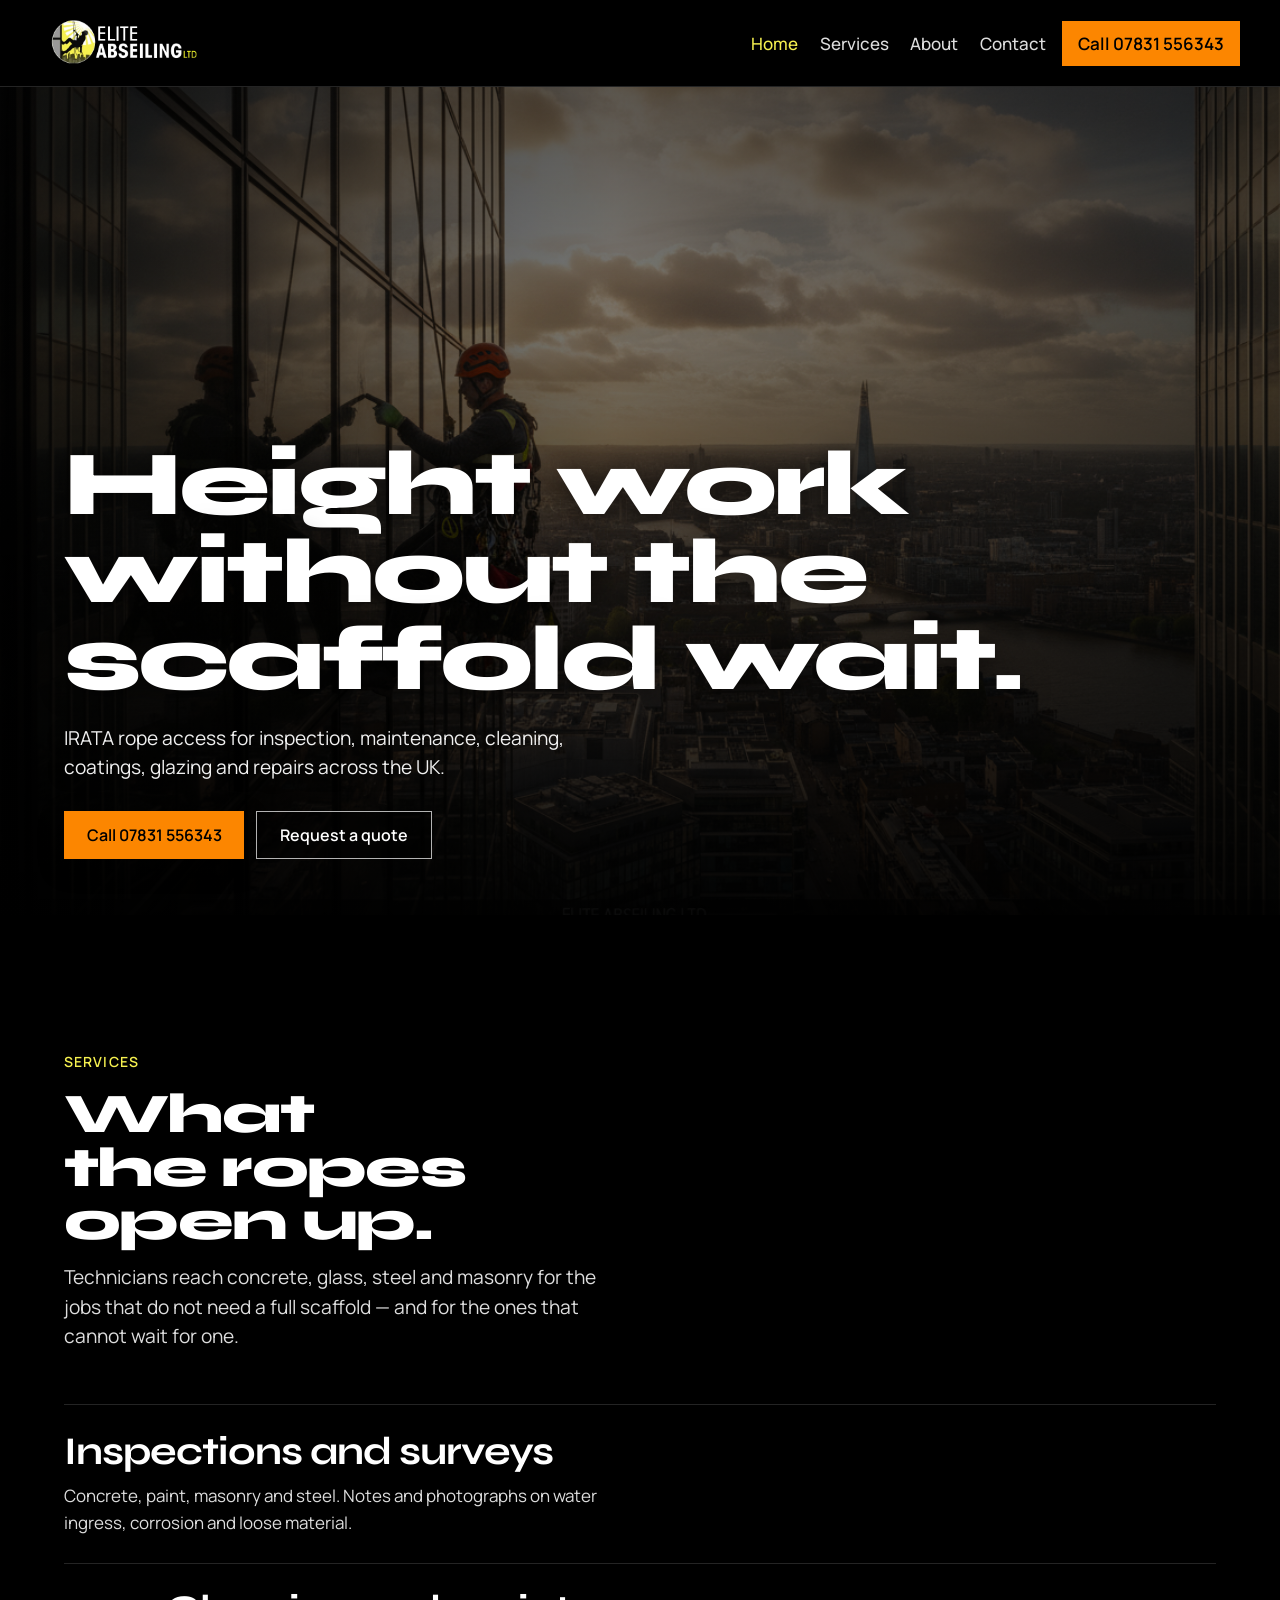
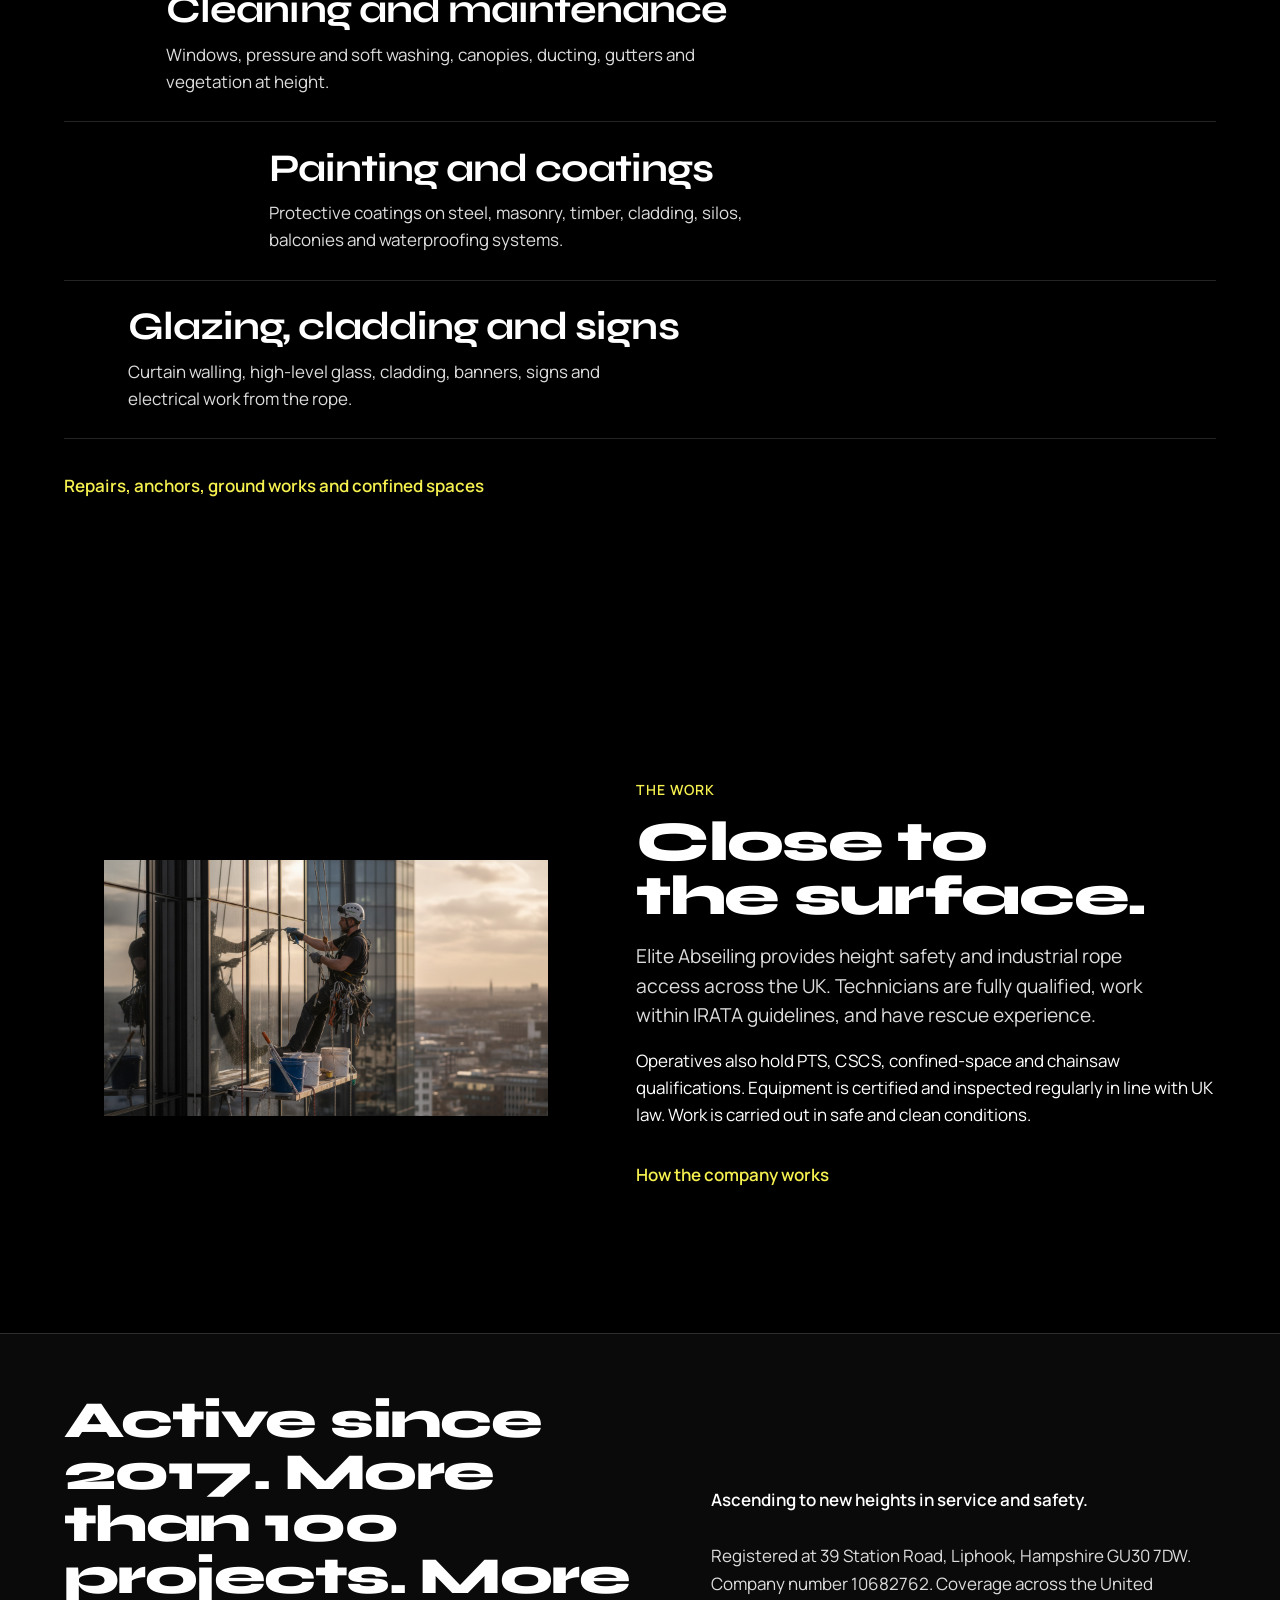
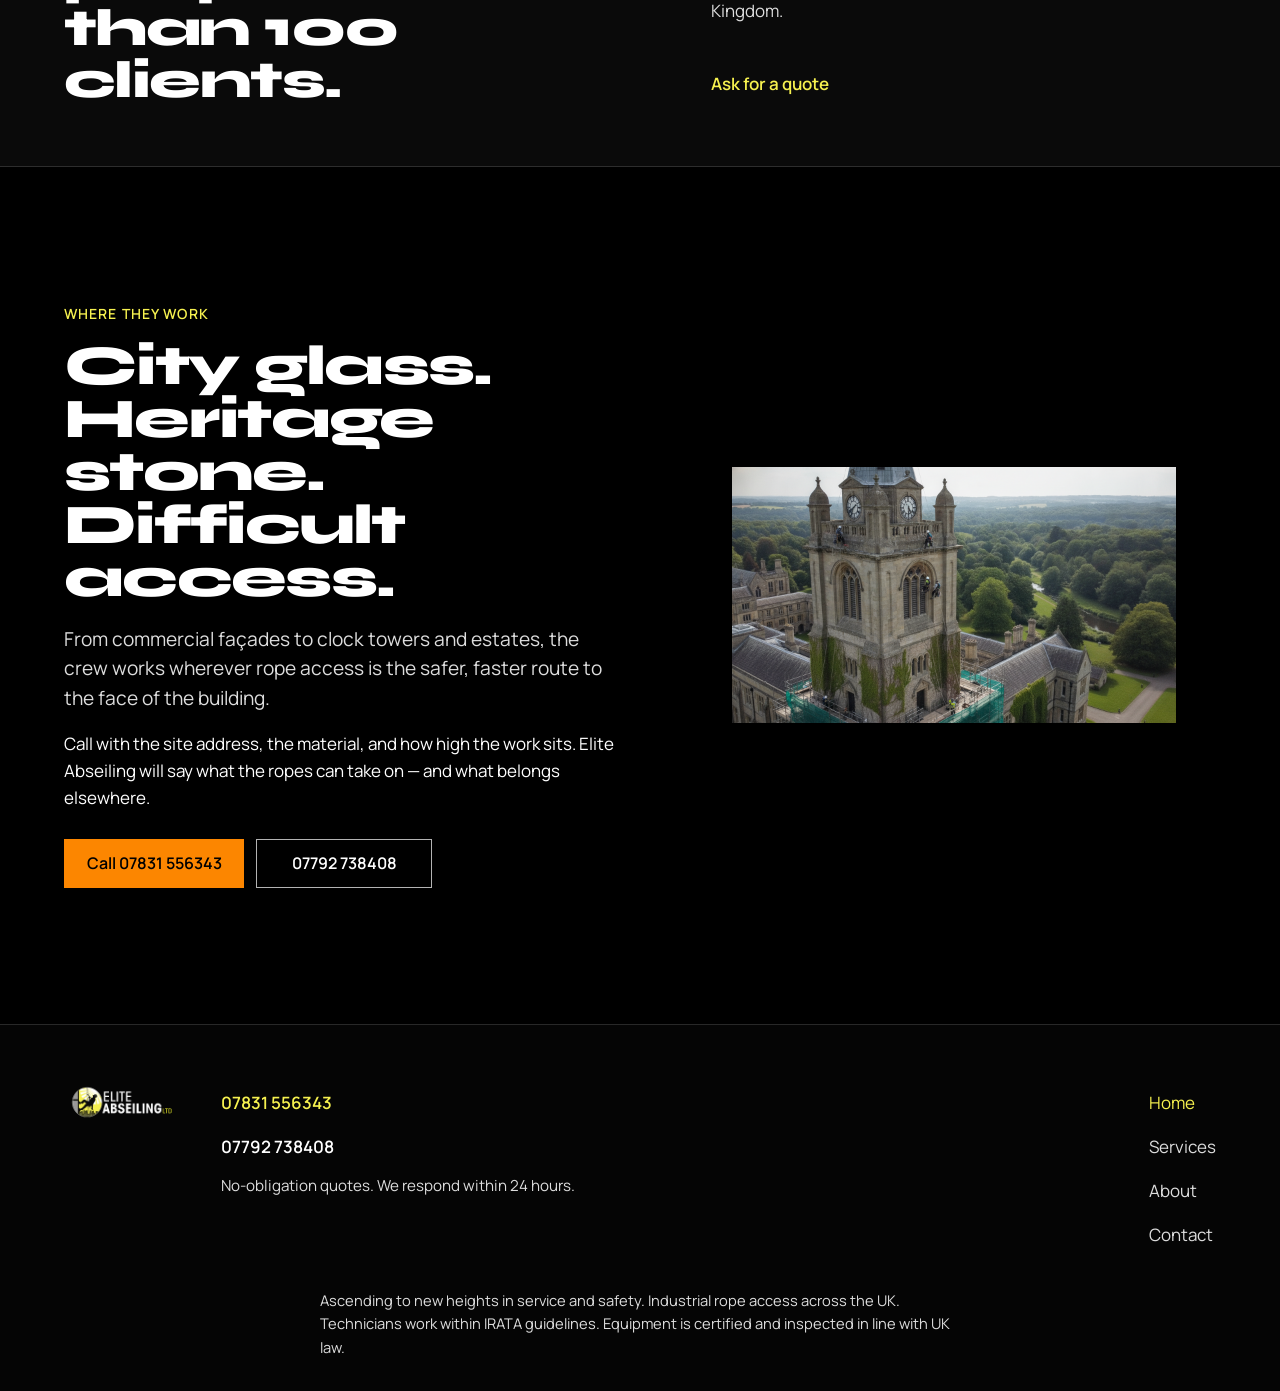
<file: index.html>
<!DOCTYPE html>
<html lang="en-GB">
<head>
  <meta charset="utf-8">
  <meta name="viewport" content="width=device-width, initial-scale=1, viewport-fit=cover">
  <title>Industrial rope access | Elite Abseiling Ltd</title>
  <meta name="description" content="Elite Abseiling Ltd delivers IRATA rope-access inspection, cleaning, coatings, glazing, cladding, repairs and height safety across the UK from Liphook, Hampshire.">
  <meta name="theme-color" content="#000000">
  <link rel="icon" href="images/logo.png" type="image/png">
  <link rel="stylesheet" href="styles.css">
  <script type="application/ld+json">
  {
    "@context": "https://schema.org",
    "@type": "GeneralContractor",
    "name": "Elite Abseiling Ltd",
    "url": "https://www.eliteabseiling.co.uk/",
    "telephone": ["+447831556343", "+447792738408"],
    "image": "images/logo.png",
    "foundingDate": "2017-03-21",
    "identifier": "10682762",
    "areaServed": "GB",
    "address": {
      "@type": "PostalAddress",
      "streetAddress": "39 Station Road",
      "addressLocality": "Liphook",
      "addressRegion": "Hampshire",
      "postalCode": "GU30 7DW",
      "addressCountry": "GB"
    },
    "slogan": "Ascending to New Heights in Service and Safety"
  }
  </script>
</head>
<body>
  <a class="skip" href="#main">Skip to content</a>

  <header class="site-header">
    <a class="brand" href="index.html">
      <img src="images/logo.png" alt="Elite Abseiling Ltd" width="500" height="188">
    </a>
    <input class="nav-toggle" id="nav-toggle" type="checkbox">
    <label class="menu-btn" for="nav-toggle">
      <span class="when-closed">Menu</span>
      <span class="when-open">Close</span>
    </label>
    <nav class="site-nav" aria-label="Primary">
      <a href="index.html" aria-current="page">Home</a>
      <a href="services.html">Services</a>
      <a href="about.html">About</a>
      <a href="contact.html">Contact</a>
    </nav>
    <a class="header-call" href="tel:+447831556343">Call 07831 556343</a>
  </header>

  <section class="hero" aria-label="Home opening">
    <div class="hero-media">
      <img
        src="images/home-opening.png"
        alt="Rope-access technician working on a glass façade above the London skyline at sunset"
        width="1344"
        height="768"
        fetchpriority="high"
      >
    </div>
    <div class="hero-copy">
      <h1>Height work without the scaffold wait.</h1>
      <p class="lede">IRATA rope access for inspection, maintenance, cleaning, coatings, glazing and repairs across the UK.</p>
      <div class="btn-row">
        <a class="btn btn-primary" href="tel:+447831556343">Call 07831 556343</a>
        <a class="btn btn-ghost" href="contact.html">Request a quote</a>
      </div>
    </div>
  </section>

  <main id="main">
    <section class="section" aria-labelledby="services-heading">
      <div class="section-head">
        <span class="kicker">Services</span>
        <h2 id="services-heading">What the ropes open up.</h2>
        <p class="lede">Technicians reach concrete, glass, steel and masonry for the jobs that do not need a full scaffold — and for the ones that cannot wait for one.</p>
      </div>
      <ol class="service-rail">
        <li>
          <a href="services.html#inspections">Inspections and surveys</a>
          <p>Concrete, paint, masonry and steel. Notes and photographs on water ingress, corrosion and loose material.</p>
        </li>
        <li>
          <a href="services.html#cleaning">Cleaning and maintenance</a>
          <p>Windows, pressure and soft washing, canopies, ducting, gutters and vegetation at height.</p>
        </li>
        <li>
          <a href="services.html#coatings">Painting and coatings</a>
          <p>Protective coatings on steel, masonry, timber, cladding, silos, balconies and waterproofing systems.</p>
        </li>
        <li>
          <a href="services.html#installation">Glazing, cladding and signs</a>
          <p>Curtain walling, high-level glass, cladding, banners, signs and electrical work from the rope.</p>
        </li>
      </ol>
      <a class="link-more" href="services.html">Repairs, anchors, ground works and confined spaces</a>
    </section>

    <section class="section" aria-labelledby="work-heading">
      <div class="split split-work">
        <figure class="shot shot-work">
          <img
            src="images/the-work.png"
            alt="Rope-access technician sealing glass panels on a high-rise façade"
            width="1344"
            height="768"
            loading="lazy"
          >
        </figure>
        <div>
          <span class="kicker">The work</span>
          <h2 id="work-heading">Close to the surface.</h2>
          <p class="lede">Elite Abseiling provides height safety and industrial rope access across the UK. Technicians are fully qualified, work within IRATA guidelines, and have rescue experience.</p>
          <p>Operatives also hold PTS, CSCS, confined-space and chainsaw qualifications. Equipment is certified and inspected regularly in line with UK law. Work is carried out in safe and clean conditions.</p>
          <a class="link-more" href="about.html">How the company works</a>
        </div>
      </div>
    </section>

    <section class="proof" aria-label="Company standing">
      <div class="proof-inner">
        <p class="proof-line">Active since 2017. More than 100 projects. More than 100 clients.</p>
        <div class="proof-meta">
          <p><strong>Ascending to new heights in service and safety.</strong></p>
          <p>Registered at 39 Station Road, Liphook, Hampshire GU30 7DW. Company number 10682762. Coverage across the United Kingdom.</p>
          <a class="link-more" href="contact.html">Ask for a quote</a>
        </div>
      </div>
    </section>

    <section class="section" aria-labelledby="place-heading">
      <div class="split split-2">
        <div>
          <span class="kicker">Where they work</span>
          <h2 id="place-heading">City glass. Heritage stone. Difficult access.</h2>
          <p class="lede">From commercial façades to clock towers and estates, the crew works wherever rope access is the safer, faster route to the face of the building.</p>
          <p>Call with the site address, the material, and how high the work sits. Elite Abseiling will say what the ropes can take on — and what belongs elsewhere.</p>
          <div class="btn-row">
            <a class="btn btn-primary" href="tel:+447831556343">Call 07831 556343</a>
            <a class="btn btn-ghost" href="tel:+447792738408">07792 738408</a>
          </div>
        </div>
        <figure class="shot shot-place">
          <img
            src="images/where-they-work.png"
            alt="Rope-access technicians working on a stone clock tower above a green valley"
            width="1344"
            height="768"
            loading="lazy"
          >
        </figure>
      </div>
    </section>
  </main>

  <footer class="site-footer">
    <div class="foot-grid">
      <a class="brand" href="index.html">
        <img src="images/logo.png" alt="Elite Abseiling Ltd" width="500" height="188">
      </a>
      <div class="foot-phones">
        <a href="tel:+447831556343">07831 556343</a>
        <a href="tel:+447792738408">07792 738408</a>
        <p>No-obligation quotes. We respond within 24 hours.</p>
      </div>
      <nav class="foot-nav" aria-label="Footer">
        <a href="index.html" aria-current="page">Home</a>
        <a href="services.html">Services</a>
        <a href="about.html">About</a>
        <a href="contact.html">Contact</a>
      </nav>
    </div>
    <p class="fine">Ascending to new heights in service and safety. Industrial rope access across the UK. Technicians work within IRATA guidelines. Equipment is certified and inspected in line with UK law.</p>
  </footer>
</body>
</html>
</file>
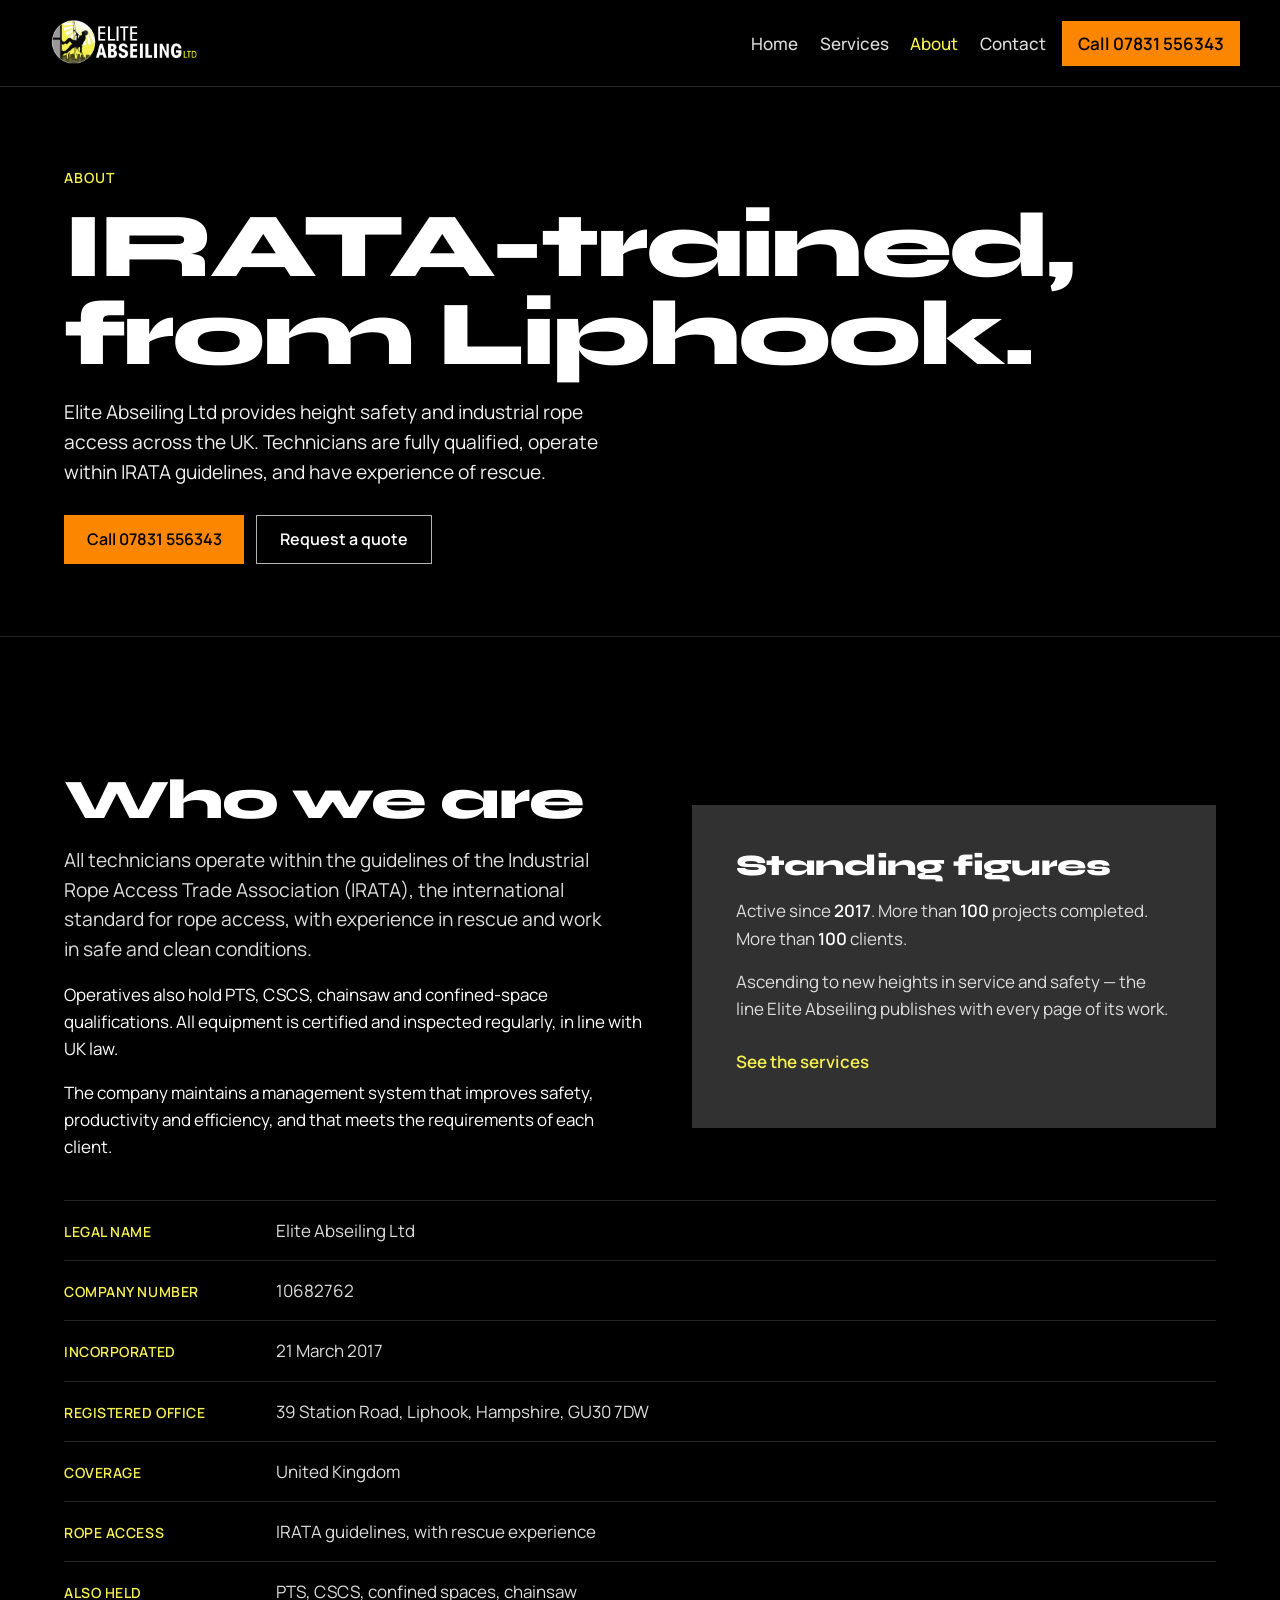
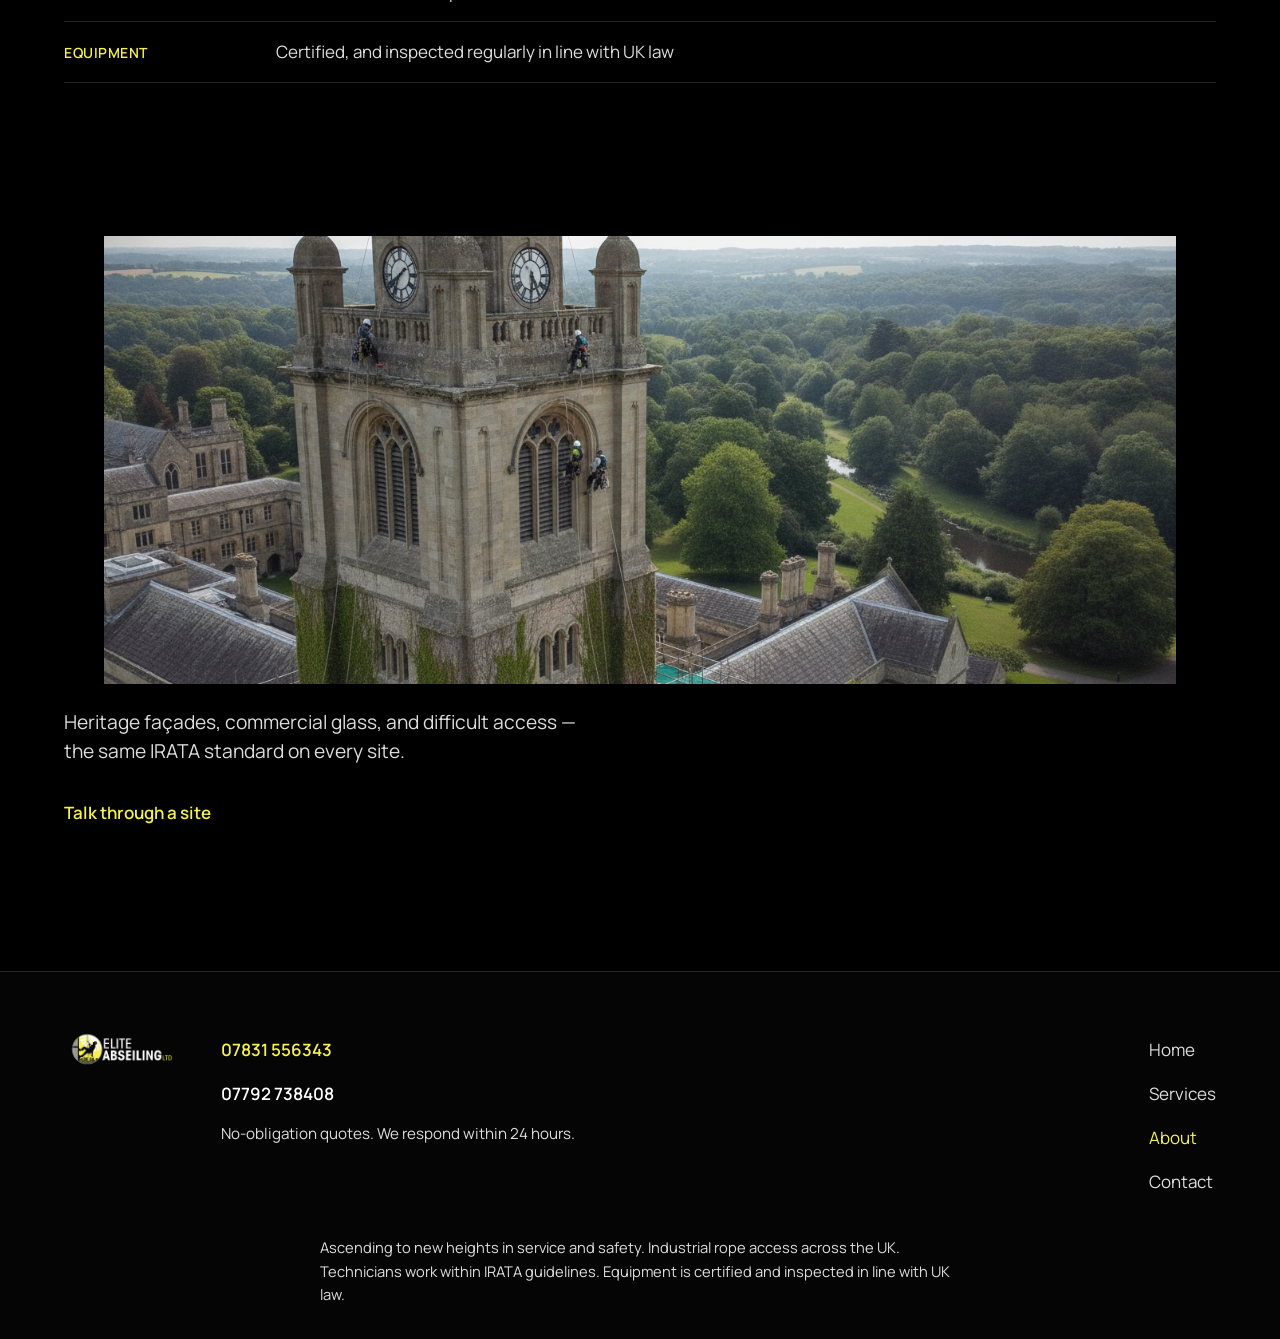
<file: about.html>
<!DOCTYPE html>
<html lang="en-GB">
<head>
  <meta charset="utf-8">
  <meta name="viewport" content="width=device-width, initial-scale=1, viewport-fit=cover">
  <title>About | Elite Abseiling Ltd</title>
  <meta name="description" content="Elite Abseiling Ltd is an IRATA rope-access contractor based at 39 Station Road, Liphook, working across the UK since 2017.">
  <meta name="theme-color" content="#000000">
  <link rel="icon" href="images/logo.png" type="image/png">
  <link rel="stylesheet" href="styles.css">
</head>
<body>
  <a class="skip" href="#main">Skip to content</a>

  <header class="site-header">
    <a class="brand" href="index.html">
      <img src="images/logo.png" alt="Elite Abseiling Ltd" width="500" height="188">
    </a>
    <input class="nav-toggle" id="nav-toggle" type="checkbox">
    <label class="menu-btn" for="nav-toggle">
      <span class="when-closed">Menu</span>
      <span class="when-open">Close</span>
    </label>
    <nav class="site-nav" aria-label="Primary">
      <a href="index.html">Home</a>
      <a href="services.html">Services</a>
      <a href="about.html" aria-current="page">About</a>
      <a href="contact.html">Contact</a>
    </nav>
    <a class="header-call" href="tel:+447831556343">Call 07831 556343</a>
  </header>

  <section class="hero page-hero">
    <div class="hero-copy">
      <span class="kicker">About</span>
      <h1>IRATA-trained, from Liphook.</h1>
      <p class="lede">Elite Abseiling Ltd provides height safety and industrial rope access across the UK. Technicians are fully qualified, operate within IRATA guidelines, and have experience of rescue.</p>
      <div class="btn-row">
        <a class="btn btn-primary" href="tel:+447831556343">Call 07831 556343</a>
        <a class="btn btn-ghost" href="contact.html">Request a quote</a>
      </div>
    </div>
  </section>

  <main id="main">
    <section class="section">
      <div class="split split-2">
        <div>
          <h2>Who we are</h2>
          <p class="lede">All technicians operate within the guidelines of the Industrial Rope Access Trade Association (IRATA), the international standard for rope access, with experience in rescue and work in safe and clean conditions.</p>
          <p>Operatives also hold PTS, CSCS, chainsaw and confined-space qualifications. All equipment is certified and inspected regularly, in line with UK law.</p>
          <p>The company maintains a management system that improves safety, productivity and efficiency, and that meets the requirements of each client.</p>
        </div>
        <div class="panel">
          <h3>Standing figures</h3>
          <p>Active since <strong>2017</strong>. More than <strong>100</strong> projects completed. More than <strong>100</strong> clients.</p>
          <p>Ascending to new heights in service and safety — the line Elite Abseiling publishes with every page of its work.</p>
          <a class="ask" href="services.html">See the services</a>
        </div>
      </div>

      <dl class="record">
        <div>
          <dt>Legal name</dt>
          <dd>Elite Abseiling Ltd</dd>
        </div>
        <div>
          <dt>Company number</dt>
          <dd>10682762</dd>
        </div>
        <div>
          <dt>Incorporated</dt>
          <dd>21 March 2017</dd>
        </div>
        <div>
          <dt>Registered office</dt>
          <dd>39 Station Road, Liphook, Hampshire, GU30 7DW</dd>
        </div>
        <div>
          <dt>Coverage</dt>
          <dd>United Kingdom</dd>
        </div>
        <div>
          <dt>Rope access</dt>
          <dd>IRATA guidelines, with rescue experience</dd>
        </div>
        <div>
          <dt>Also held</dt>
          <dd>PTS, CSCS, confined spaces, chainsaw</dd>
        </div>
        <div>
          <dt>Equipment</dt>
          <dd>Certified, and inspected regularly in line with UK law</dd>
        </div>
      </dl>
    </section>

    <section class="section section-tight-top">
      <figure class="shot shot-wide">
        <img
          src="images/where-they-work.png"
          alt="Rope-access technicians suspended on a historic stone clock tower"
          width="1344"
          height="768"
          loading="lazy"
        >
      </figure>
      <p class="lede lede-after-shot">Heritage façades, commercial glass, and difficult access — the same IRATA standard on every site.</p>
      <a class="link-more" href="contact.html">Talk through a site</a>
    </section>
  </main>

  <footer class="site-footer">
    <div class="foot-grid">
      <a class="brand" href="index.html">
        <img src="images/logo.png" alt="Elite Abseiling Ltd" width="500" height="188">
      </a>
      <div class="foot-phones">
        <a href="tel:+447831556343">07831 556343</a>
        <a href="tel:+447792738408">07792 738408</a>
        <p>No-obligation quotes. We respond within 24 hours.</p>
      </div>
      <nav class="foot-nav" aria-label="Footer">
        <a href="index.html">Home</a>
        <a href="services.html">Services</a>
        <a href="about.html" aria-current="page">About</a>
        <a href="contact.html">Contact</a>
      </nav>
    </div>
    <p class="fine">Ascending to new heights in service and safety. Industrial rope access across the UK. Technicians work within IRATA guidelines. Equipment is certified and inspected in line with UK law.</p>
  </footer>
</body>
</html>
</file>
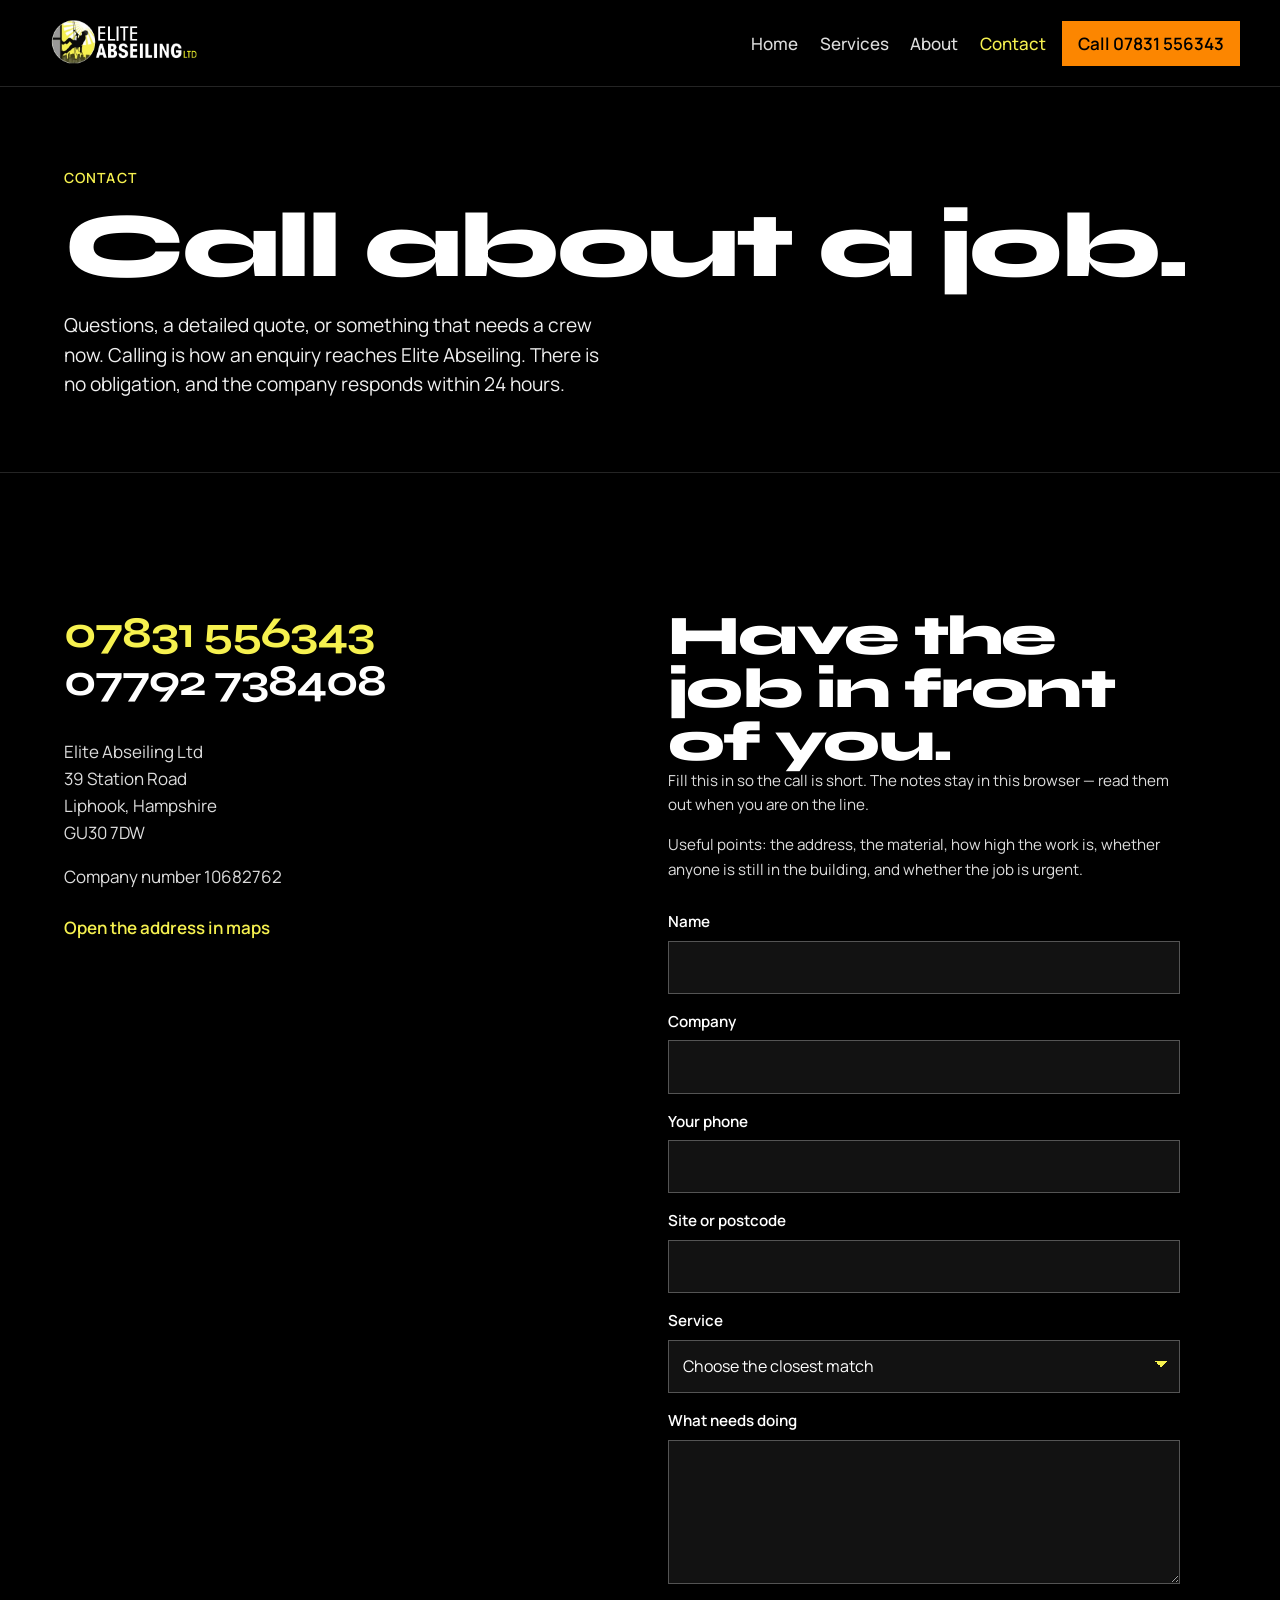
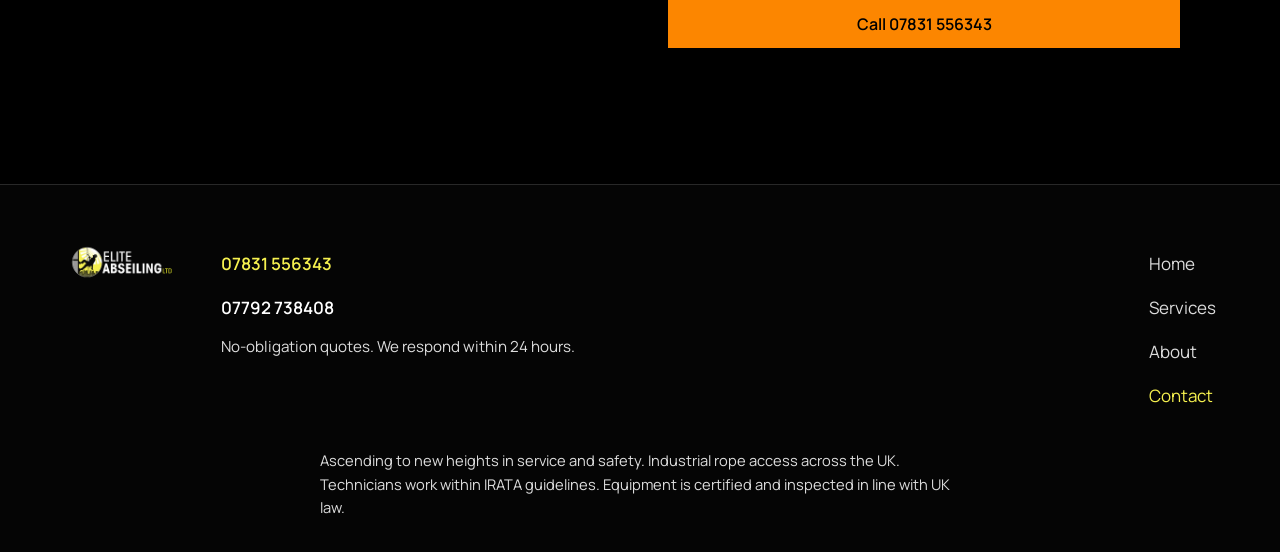
<file: contact.html>
<!DOCTYPE html>
<html lang="en-GB">
<head>
  <meta charset="utf-8">
  <meta name="viewport" content="width=device-width, initial-scale=1, viewport-fit=cover">
  <title>Contact | Elite Abseiling Ltd</title>
  <meta name="description" content="Call Elite Abseiling Ltd on 07831 556343 or 07792 738408. Office: 39 Station Road, Liphook, Hampshire, GU30 7DW.">
  <meta name="theme-color" content="#000000">
  <link rel="icon" href="images/logo.png" type="image/png">
  <link rel="stylesheet" href="styles.css">
  <script type="application/ld+json">
  {
    "@context": "https://schema.org",
    "@type": "GeneralContractor",
    "name": "Elite Abseiling Ltd",
    "telephone": ["+447831556343", "+447792738408"],
    "url": "https://www.eliteabseiling.co.uk/",
    "address": {
      "@type": "PostalAddress",
      "streetAddress": "39 Station Road",
      "addressLocality": "Liphook",
      "addressRegion": "Hampshire",
      "postalCode": "GU30 7DW",
      "addressCountry": "GB"
    }
  }
  </script>
</head>
<body>
  <a class="skip" href="#main">Skip to content</a>

  <header class="site-header">
    <a class="brand" href="index.html">
      <img src="images/logo.png" alt="Elite Abseiling Ltd" width="500" height="188">
    </a>
    <input class="nav-toggle" id="nav-toggle" type="checkbox">
    <label class="menu-btn" for="nav-toggle">
      <span class="when-closed">Menu</span>
      <span class="when-open">Close</span>
    </label>
    <nav class="site-nav" aria-label="Primary">
      <a href="index.html">Home</a>
      <a href="services.html">Services</a>
      <a href="about.html">About</a>
      <a href="contact.html" aria-current="page">Contact</a>
    </nav>
    <a class="header-call" href="tel:+447831556343">Call 07831 556343</a>
  </header>

  <section class="hero page-hero" id="call-now">
    <div class="hero-copy">
      <span class="kicker">Contact</span>
      <h1>Call about a job.</h1>
      <p class="lede">Questions, a detailed quote, or something that needs a crew now. Calling is how an enquiry reaches Elite Abseiling. There is no obligation, and the company responds within 24 hours.</p>
    </div>
  </section>

  <main id="main" class="section">
    <div class="contact-grid">
      <div>
        <div class="phone-stack">
          <a href="tel:+447831556343">07831 556343</a>
          <a href="tel:+447792738408">07792 738408</a>
        </div>
        <div class="address-block address-spaced">
          <p>
            Elite Abseiling Ltd<br>
            39 Station Road<br>
            Liphook, Hampshire<br>
            GU30 7DW
          </p>
          <p class="company-no">Company number 10682762</p>
          <p>
            <a href="https://www.google.com/maps/search/?api=1&amp;query=39+Station+Road%2C+Liphook%2C+Hampshire%2C+GU30+7DW">Open the address in maps</a>
          </p>
        </div>
      </div>

      <div class="sheet">
        <h2>Have the job in front of you.</h2>
        <p class="form-note">Fill this in so the call is short. The notes stay in this browser — read them out when you are on the line.</p>
        <p class="form-note">Useful points: the address, the material, how high the work is, whether anyone is still in the building, and whether the job is urgent.</p>
        <form action="#call-now" method="get">
          <label>Name
            <input name="name" type="text" autocomplete="name">
          </label>
          <label>Company
            <input name="company" type="text" autocomplete="organization">
          </label>
          <label>Your phone
            <input name="phone" type="tel" autocomplete="tel" inputmode="tel">
          </label>
          <label>Site or postcode
            <input name="site" type="text" autocomplete="postal-code">
          </label>
          <label>Service
            <select name="service">
              <option value="">Choose the closest match</option>
              <option>Inspections and surveys</option>
              <option>Cleaning and maintenance</option>
              <option>Painting and protective coatings</option>
              <option>Glazing, cladding and curtain walling</option>
              <option>Banners and signs</option>
              <option>Brickwork and concrete repair</option>
              <option>Leak detection and mastic</option>
              <option>Anchor bolt testing or installation</option>
              <option>PPE inspection and certification</option>
              <option>Ground works and refurbishment</option>
              <option>Confined space</option>
              <option>Something else</option>
            </select>
          </label>
          <label>What needs doing
            <textarea name="work"></textarea>
          </label>
          <a class="btn btn-primary" href="tel:+447831556343">Call 07831 556343</a>
        </form>
      </div>
    </div>
  </main>

  <footer class="site-footer">
    <div class="foot-grid">
      <a class="brand" href="index.html">
        <img src="images/logo.png" alt="Elite Abseiling Ltd" width="500" height="188">
      </a>
      <div class="foot-phones">
        <a href="tel:+447831556343">07831 556343</a>
        <a href="tel:+447792738408">07792 738408</a>
        <p>No-obligation quotes. We respond within 24 hours.</p>
      </div>
      <nav class="foot-nav" aria-label="Footer">
        <a href="index.html">Home</a>
        <a href="services.html">Services</a>
        <a href="about.html">About</a>
        <a href="contact.html" aria-current="page">Contact</a>
      </nav>
    </div>
    <p class="fine">Ascending to new heights in service and safety. Industrial rope access across the UK. Technicians work within IRATA guidelines. Equipment is certified and inspected in line with UK law.</p>
  </footer>
</body>
</html>
</file>
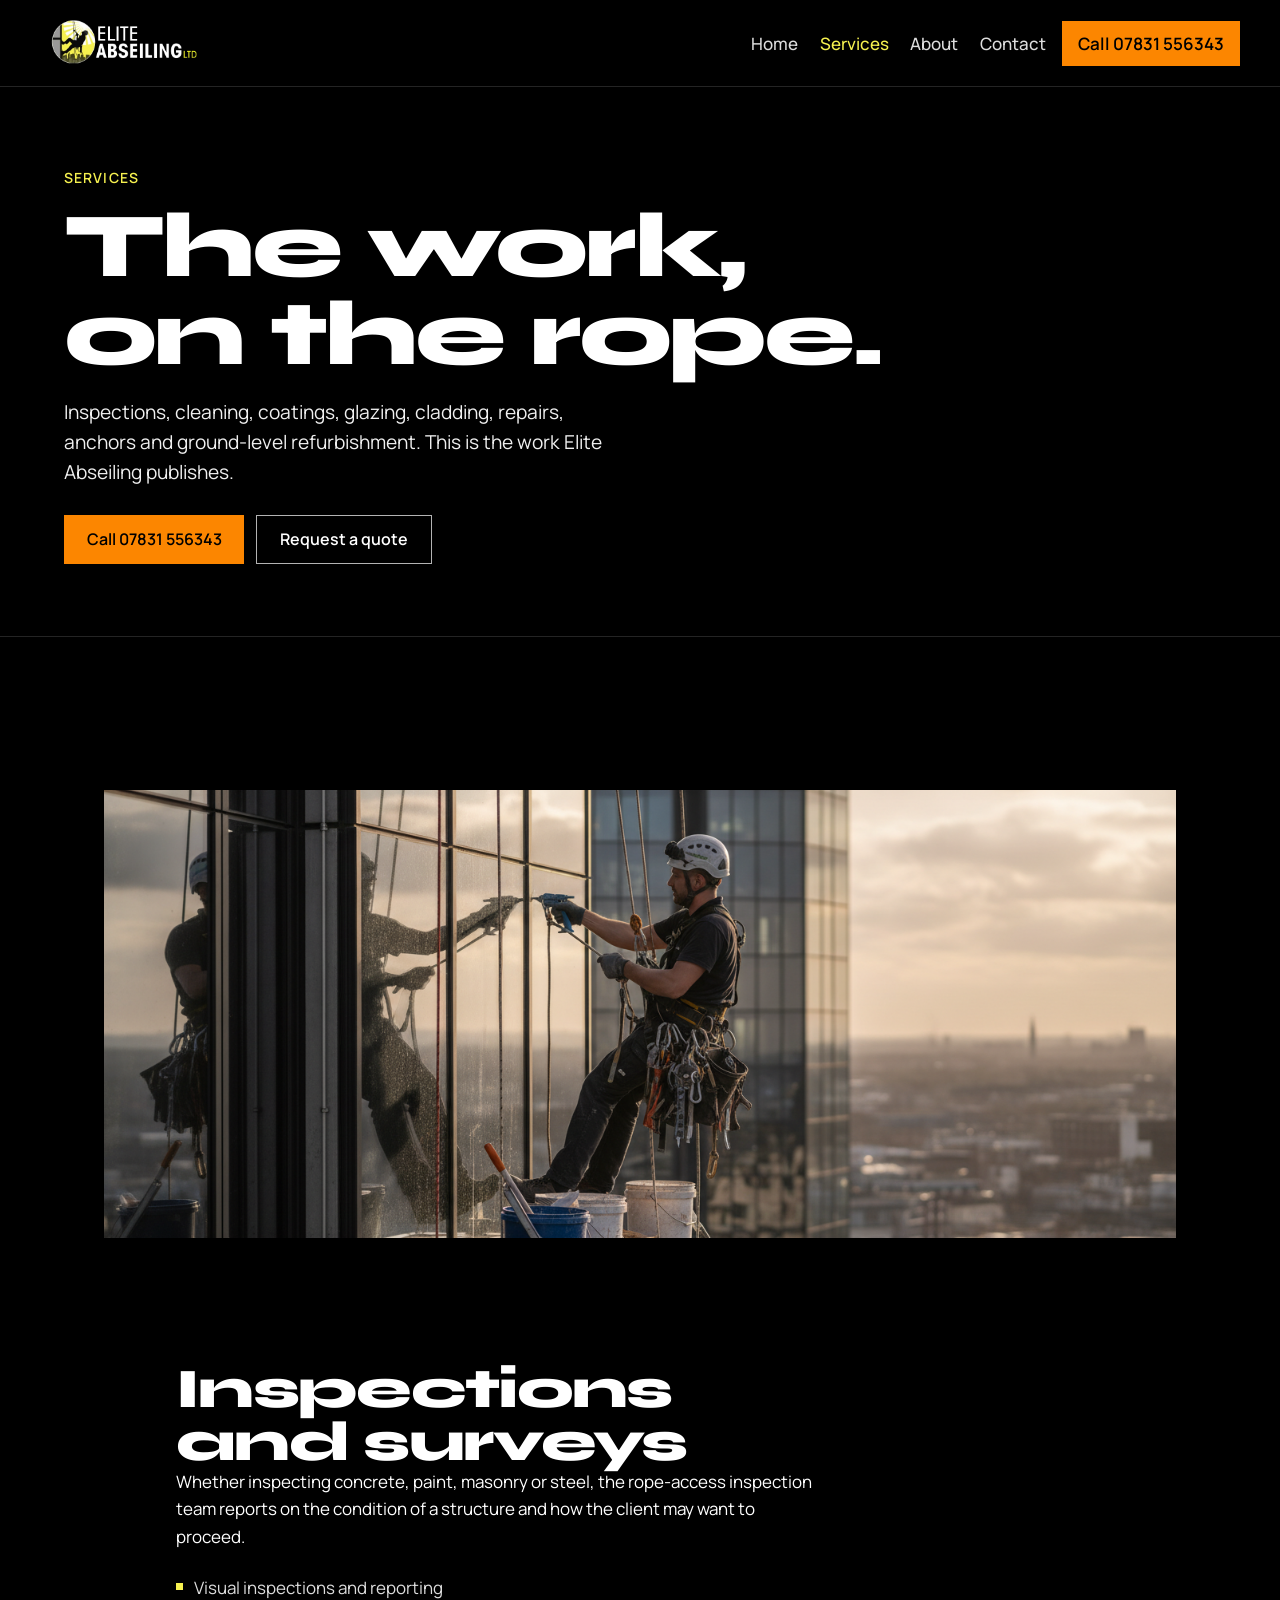
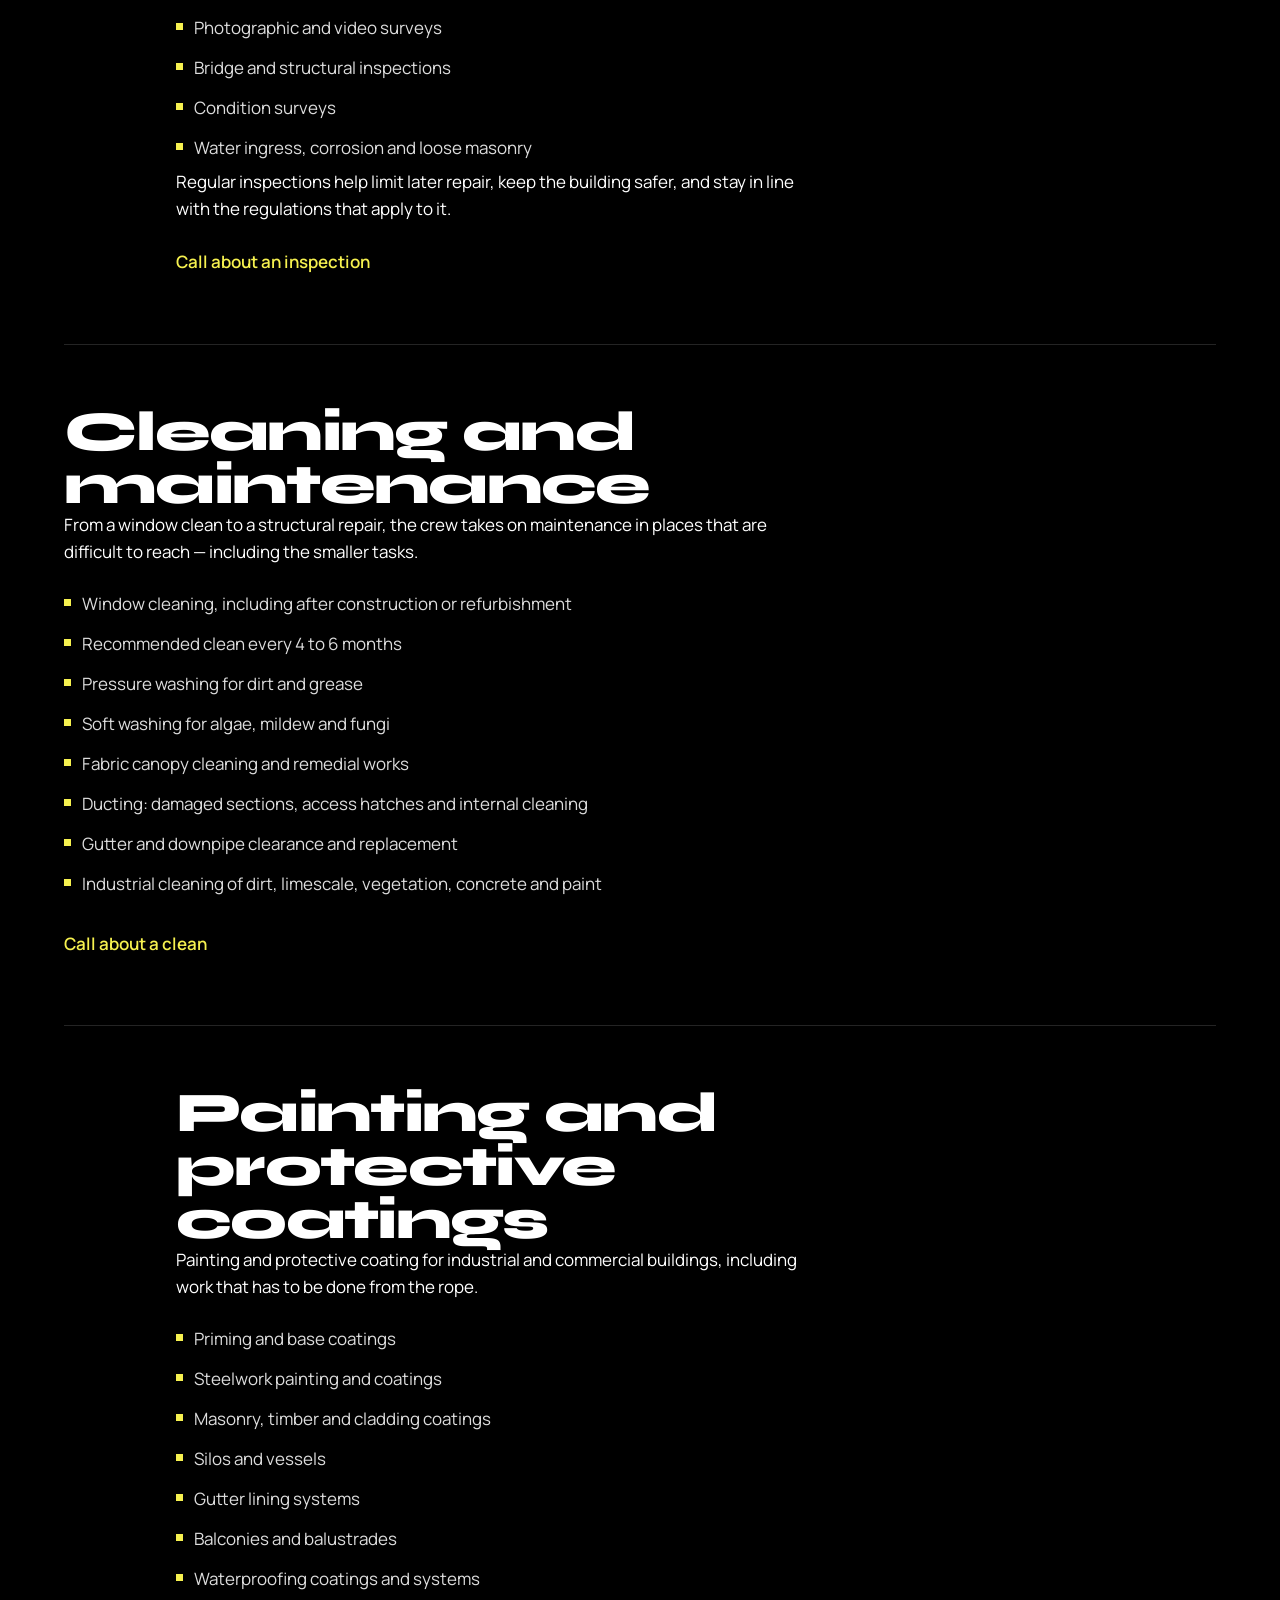
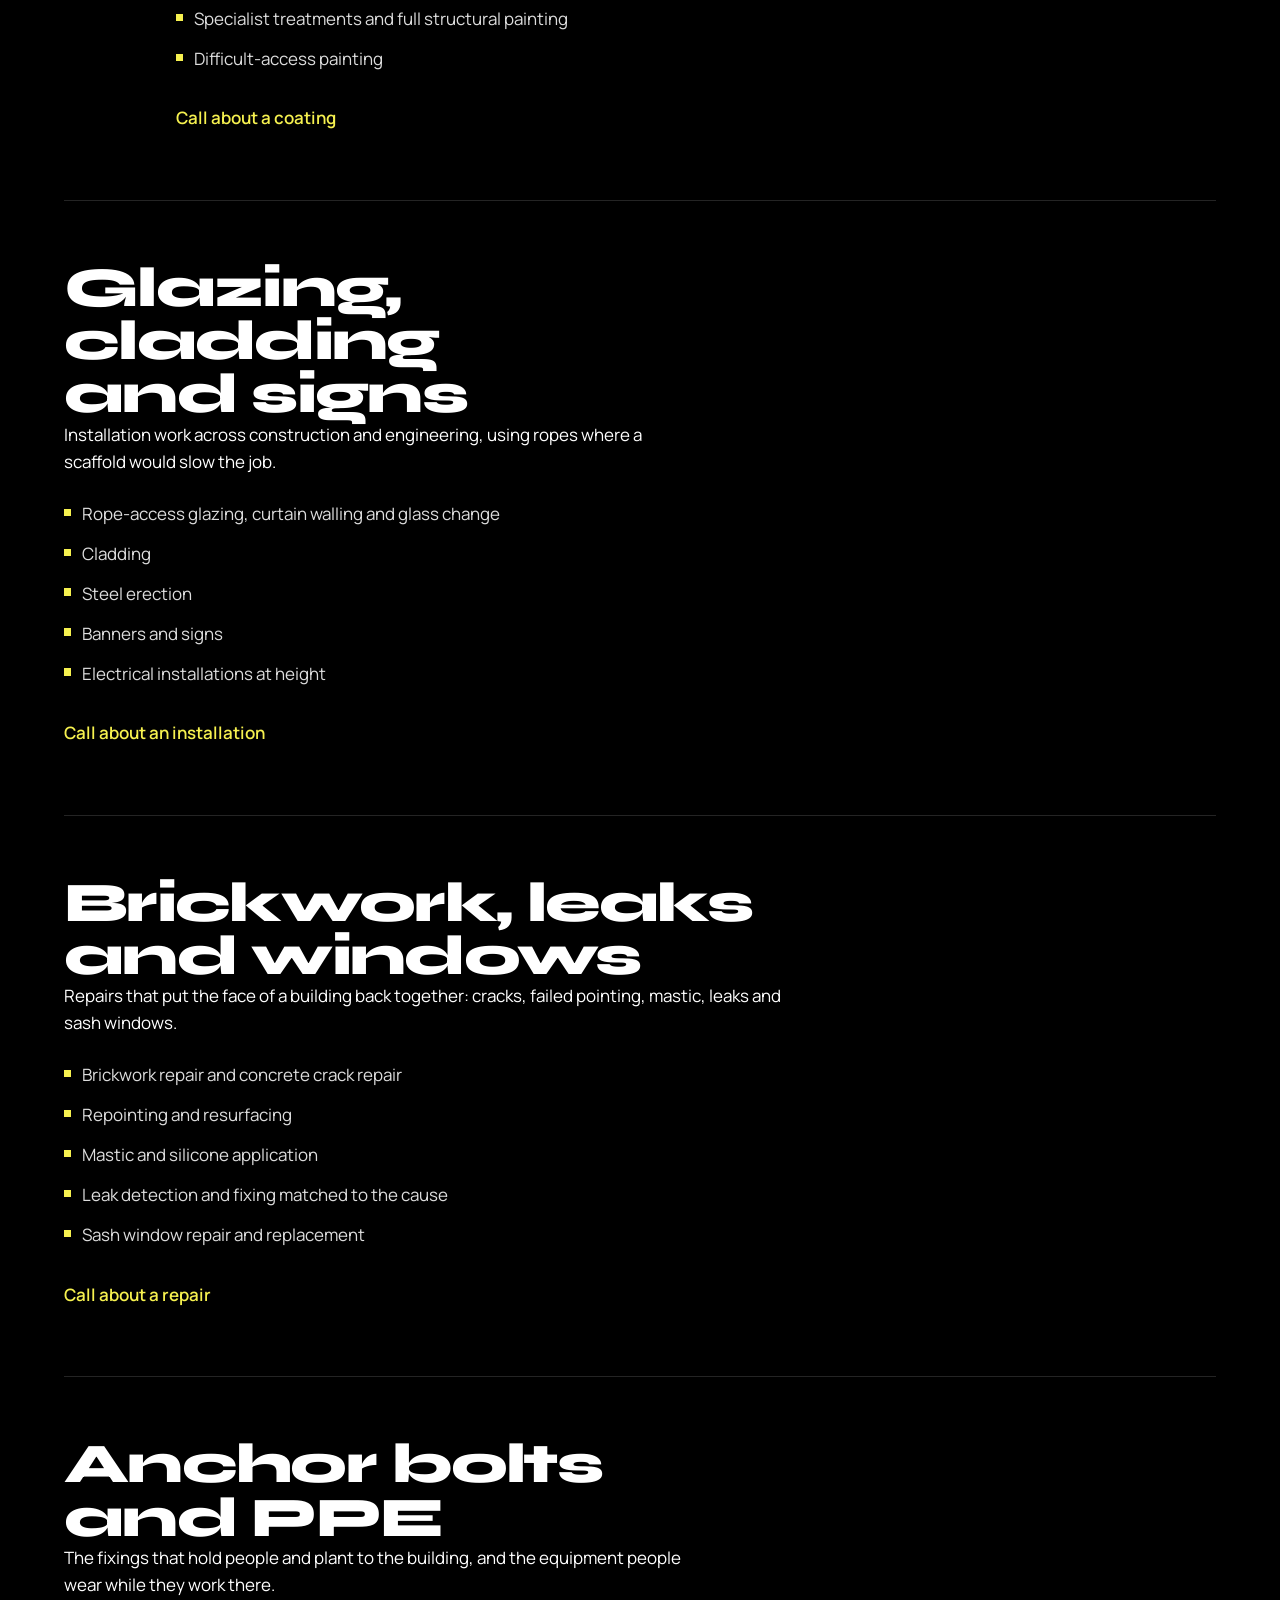
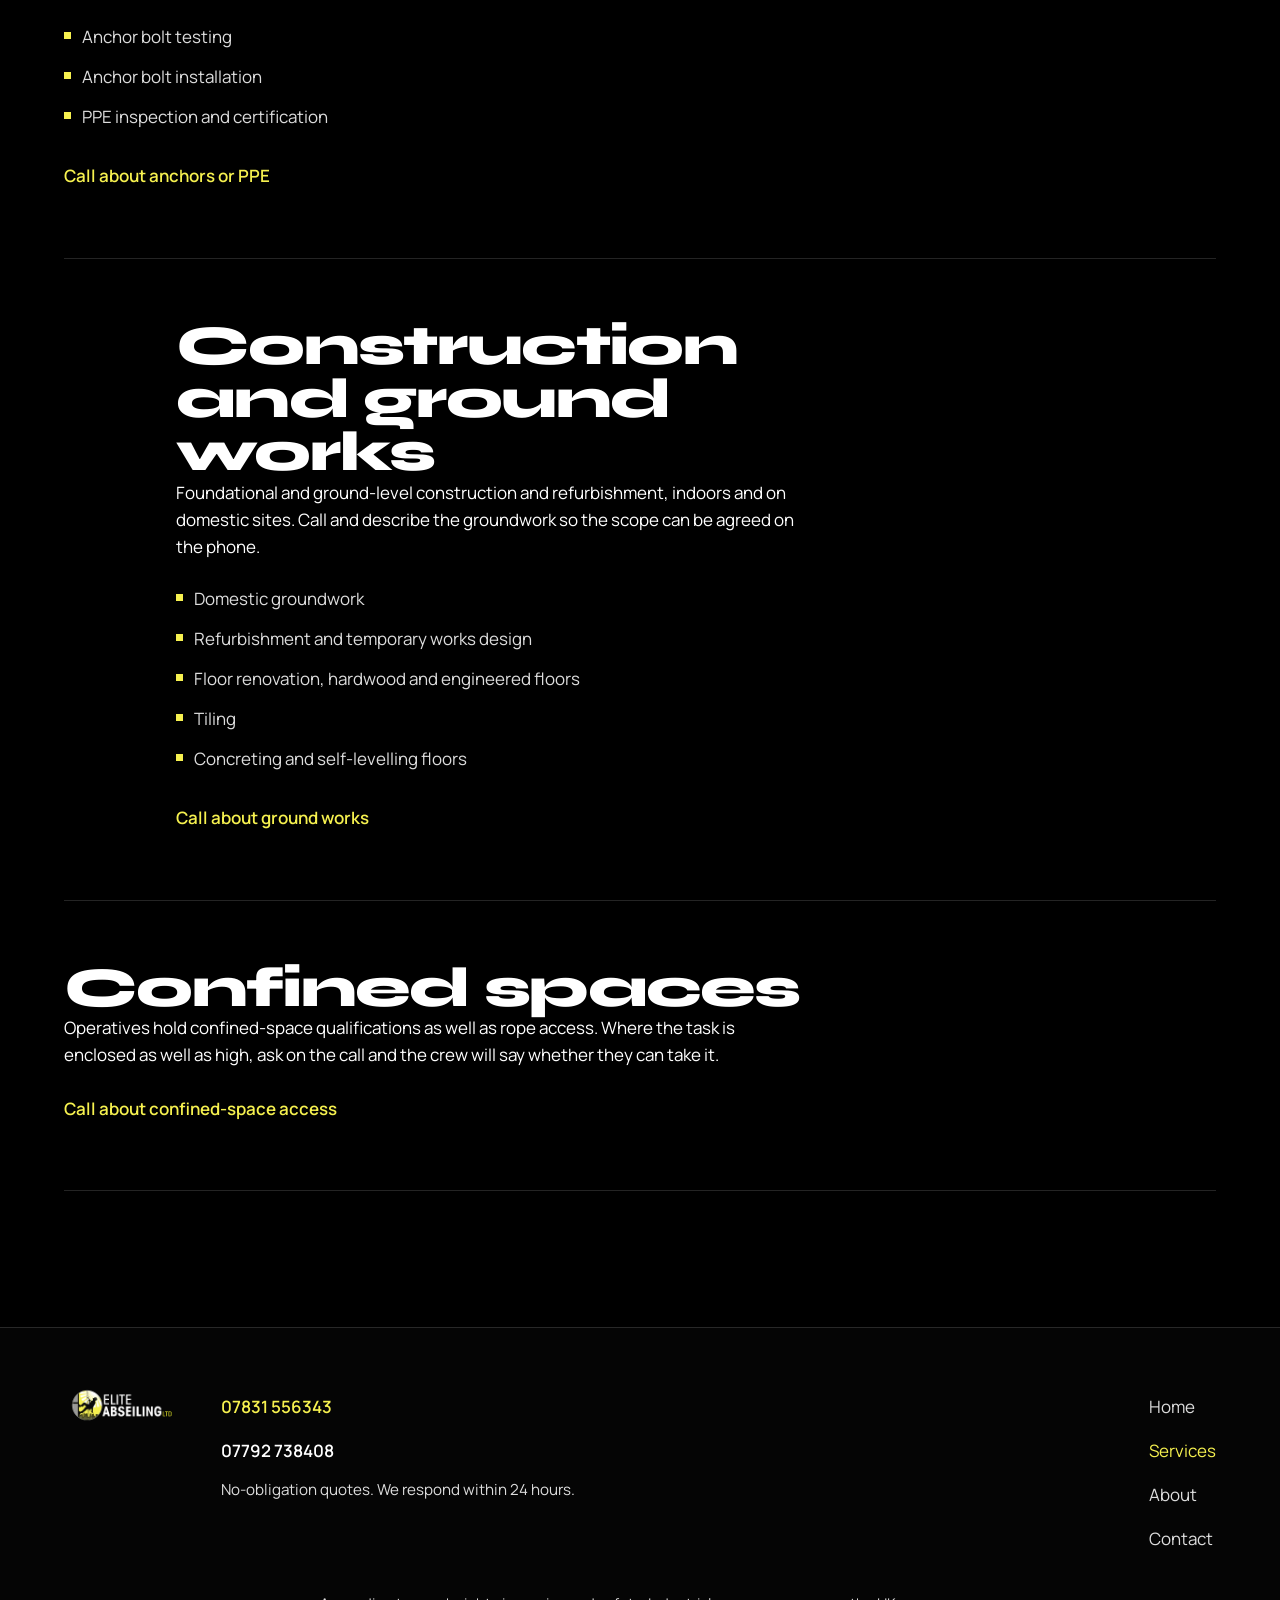
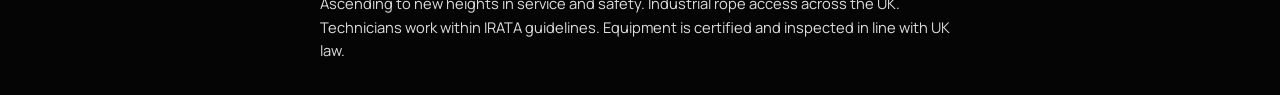
<file: services.html>
<!DOCTYPE html>
<html lang="en-GB">
<head>
  <meta charset="utf-8">
  <meta name="viewport" content="width=device-width, initial-scale=1, viewport-fit=cover">
  <title>Services | Elite Abseiling Ltd</title>
  <meta name="description" content="Rope-access inspections, cleaning, coatings, glazing, cladding, signage, brickwork repair, anchors and ground works by Elite Abseiling Ltd.">
  <meta name="theme-color" content="#000000">
  <link rel="icon" href="images/logo.png" type="image/png">
  <link rel="stylesheet" href="styles.css">
</head>
<body>
  <a class="skip" href="#main">Skip to content</a>

  <header class="site-header">
    <a class="brand" href="index.html">
      <img src="images/logo.png" alt="Elite Abseiling Ltd" width="500" height="188">
    </a>
    <input class="nav-toggle" id="nav-toggle" type="checkbox">
    <label class="menu-btn" for="nav-toggle">
      <span class="when-closed">Menu</span>
      <span class="when-open">Close</span>
    </label>
    <nav class="site-nav" aria-label="Primary">
      <a href="index.html">Home</a>
      <a href="services.html" aria-current="page">Services</a>
      <a href="about.html">About</a>
      <a href="contact.html">Contact</a>
    </nav>
    <a class="header-call" href="tel:+447831556343">Call 07831 556343</a>
  </header>

  <section class="hero page-hero">
    <div class="hero-copy">
      <span class="kicker">Services</span>
      <h1>The work, on the rope.</h1>
      <p class="lede">Inspections, cleaning, coatings, glazing, cladding, repairs, anchors and ground-level refurbishment. This is the work Elite Abseiling publishes.</p>
      <div class="btn-row">
        <a class="btn btn-primary" href="tel:+447831556343">Call 07831 556343</a>
        <a class="btn btn-ghost" href="contact.html">Request a quote</a>
      </div>
    </div>
  </section>

  <main id="main" class="section">
    <figure class="shot shot-wide shot-lead">
      <img
        src="images/the-work.png"
        alt="Industrial rope-access technician working on modern curtain walling"
        width="1344"
        height="768"
        loading="lazy"
      >
    </figure>

    <article class="entry" id="inspections">
      <div class="entry-inner">
        <h2>Inspections and surveys</h2>
        <p>Whether inspecting concrete, paint, masonry or steel, the rope-access inspection team reports on the condition of a structure and how the client may want to proceed.</p>
        <ul class="scope">
          <li>Visual inspections and reporting</li>
          <li>Photographic and video surveys</li>
          <li>Bridge and structural inspections</li>
          <li>Condition surveys</li>
          <li>Water ingress, corrosion and loose masonry</li>
        </ul>
        <p>Regular inspections help limit later repair, keep the building safer, and stay in line with the regulations that apply to it.</p>
        <a class="ask" href="tel:+447831556343">Call about an inspection</a>
      </div>
    </article>

    <article class="entry" id="cleaning">
      <div class="entry-inner">
        <h2>Cleaning and maintenance</h2>
        <p>From a window clean to a structural repair, the crew takes on maintenance in places that are difficult to reach — including the smaller tasks.</p>
        <ul class="scope">
          <li>Window cleaning, including after construction or refurbishment</li>
          <li>Recommended clean every 4 to 6 months</li>
          <li>Pressure washing for dirt and grease</li>
          <li>Soft washing for algae, mildew and fungi</li>
          <li>Fabric canopy cleaning and remedial works</li>
          <li>Ducting: damaged sections, access hatches and internal cleaning</li>
          <li>Gutter and downpipe clearance and replacement</li>
          <li>Industrial cleaning of dirt, limescale, vegetation, concrete and paint</li>
        </ul>
        <a class="ask" href="tel:+447831556343">Call about a clean</a>
      </div>
    </article>

    <article class="entry" id="coatings">
      <div class="entry-inner">
        <h2>Painting and protective coatings</h2>
        <p>Painting and protective coating for industrial and commercial buildings, including work that has to be done from the rope.</p>
        <ul class="scope">
          <li>Priming and base coatings</li>
          <li>Steelwork painting and coatings</li>
          <li>Masonry, timber and cladding coatings</li>
          <li>Silos and vessels</li>
          <li>Gutter lining systems</li>
          <li>Balconies and balustrades</li>
          <li>Waterproofing coatings and systems</li>
          <li>Specialist treatments and full structural painting</li>
          <li>Difficult-access painting</li>
        </ul>
        <a class="ask" href="tel:+447831556343">Call about a coating</a>
      </div>
    </article>

    <article class="entry" id="installation">
      <div class="entry-inner">
        <h2>Glazing, cladding and signs</h2>
        <p>Installation work across construction and engineering, using ropes where a scaffold would slow the job.</p>
        <ul class="scope">
          <li>Rope-access glazing, curtain walling and glass change</li>
          <li>Cladding</li>
          <li>Steel erection</li>
          <li>Banners and signs</li>
          <li>Electrical installations at height</li>
        </ul>
        <a class="ask" href="tel:+447831556343">Call about an installation</a>
      </div>
    </article>

    <article class="entry" id="repairs">
      <div class="entry-inner">
        <h2>Brickwork, leaks and windows</h2>
        <p>Repairs that put the face of a building back together: cracks, failed pointing, mastic, leaks and sash windows.</p>
        <ul class="scope">
          <li>Brickwork repair and concrete crack repair</li>
          <li>Repointing and resurfacing</li>
          <li>Mastic and silicone application</li>
          <li>Leak detection and fixing matched to the cause</li>
          <li>Sash window repair and replacement</li>
        </ul>
        <a class="ask" href="tel:+447831556343">Call about a repair</a>
      </div>
    </article>

    <article class="entry" id="anchors">
      <div class="entry-inner">
        <h2>Anchor bolts and PPE</h2>
        <p>The fixings that hold people and plant to the building, and the equipment people wear while they work there.</p>
        <ul class="scope">
          <li>Anchor bolt testing</li>
          <li>Anchor bolt installation</li>
          <li>PPE inspection and certification</li>
        </ul>
        <a class="ask" href="tel:+447831556343">Call about anchors or PPE</a>
      </div>
    </article>

    <article class="entry" id="ground">
      <div class="entry-inner">
        <h2>Construction and ground works</h2>
        <p>Foundational and ground-level construction and refurbishment, indoors and on domestic sites. Call and describe the groundwork so the scope can be agreed on the phone.</p>
        <ul class="scope">
          <li>Domestic groundwork</li>
          <li>Refurbishment and temporary works design</li>
          <li>Floor renovation, hardwood and engineered floors</li>
          <li>Tiling</li>
          <li>Concreting and self-levelling floors</li>
        </ul>
        <a class="ask" href="tel:+447831556343">Call about ground works</a>
      </div>
    </article>

    <article class="entry" id="confined">
      <div class="entry-inner">
        <h2>Confined spaces</h2>
        <p>Operatives hold confined-space qualifications as well as rope access. Where the task is enclosed as well as high, ask on the call and the crew will say whether they can take it.</p>
        <a class="ask" href="tel:+447831556343">Call about confined-space access</a>
      </div>
    </article>
  </main>

  <footer class="site-footer">
    <div class="foot-grid">
      <a class="brand" href="index.html">
        <img src="images/logo.png" alt="Elite Abseiling Ltd" width="500" height="188">
      </a>
      <div class="foot-phones">
        <a href="tel:+447831556343">07831 556343</a>
        <a href="tel:+447792738408">07792 738408</a>
        <p>No-obligation quotes. We respond within 24 hours.</p>
      </div>
      <nav class="foot-nav" aria-label="Footer">
        <a href="index.html">Home</a>
        <a href="services.html" aria-current="page">Services</a>
        <a href="about.html">About</a>
        <a href="contact.html">Contact</a>
      </nav>
    </div>
    <p class="fine">Ascending to new heights in service and safety. Industrial rope access across the UK. Technicians work within IRATA guidelines. Equipment is certified and inspected in line with UK law.</p>
  </footer>
</body>
</html>
</file>
<file: styles.css>
/*
  Elite Abseiling Ltd — 2026 rebuild

  Direction: cinematic height work after dark. Full-bleed glass façades,
  lime-yellow from the logo, amber CTA sampled from the live holding-page
  button (#FC8600). Reference: the Home opening photograph — London at
  golden hour, technician on dark glass, quiet B2B confidence.

  Audience: facilities managers, main contractors, building owners.
  Primary action: call 07831 556343 for a quote.
*/

@font-face {
  font-family: Syne;
  font-style: normal;
  font-weight: 700;
  font-display: swap;
  src: url("fonts/syne-latin.woff2") format("woff2");
}

@font-face {
  font-family: Syne;
  font-style: normal;
  font-weight: 800;
  font-display: swap;
  src: url("fonts/syne-latin-800.woff2") format("woff2");
}

@font-face {
  font-family: Manrope;
  font-style: normal;
  font-weight: 400;
  font-display: swap;
  src: url("fonts/manrope-400.woff2") format("woff2");
}

@font-face {
  font-family: Manrope;
  font-style: normal;
  font-weight: 500;
  font-display: swap;
  src: url("fonts/manrope-500.woff2") format("woff2");
}

@font-face {
  font-family: Manrope;
  font-style: normal;
  font-weight: 600;
  font-display: swap;
  src: url("fonts/manrope-600.woff2") format("woff2");
}

:root {
  --bg: #000000;
  --bg-secondary: #313131;
  --text: #ffffff;
  --text-muted: #dddddd;
  --accent: #f6f14f;
  --cta: #fc8600;
  --cta-text: #000000;
  --line: rgba(255, 255, 255, 0.14);
  --display: Syne, "Avenir Next Condensed", "Arial Narrow", sans-serif;
  --body: Manrope, "Segoe UI", sans-serif;
  --space: clamp(1.25rem, 4vw, 2.5rem);
  --section: clamp(4.5rem, 12vw, 8.5rem);
  --measure: 38rem;
  --wide: min(72rem, calc(100% - 2 * var(--space)));
  --radius: 0;
  color-scheme: dark;
}

*,
*::before,
*::after {
  box-sizing: border-box;
}

html {
  scroll-behavior: smooth;
  scroll-padding-top: 5.5rem;
  overflow-x: clip;
  -webkit-text-size-adjust: 100%;
  text-size-adjust: 100%;
}

body {
  margin: 0;
  min-height: 100svh;
  background: var(--bg);
  color: var(--text);
  font-family: var(--body);
  font-size: 1.0625rem;
  font-weight: 400;
  line-height: 1.6;
}

img {
  max-width: 100%;
  height: auto;
  display: block;
}

a {
  color: inherit;
}

:focus {
  outline: none;
}

:focus-visible {
  outline: 2px solid var(--accent);
  outline-offset: 3px;
}

.skip {
  position: absolute;
  left: max(1rem, env(safe-area-inset-left));
  top: -200%;
  z-index: 50;
  padding: 0.75rem 1rem;
  background: var(--accent);
  color: #000;
  text-decoration: none;
  font-weight: 600;
}

.skip:focus {
  top: calc(0.5rem + env(safe-area-inset-top));
}

h1,
h2,
h3,
.display {
  margin: 0;
  font-family: var(--display);
  font-weight: 800;
  letter-spacing: -0.03em;
  line-height: 0.95;
  text-wrap: balance;
}

h1 {
  font-size: clamp(2.75rem, 9.5vw, 5.75rem);
  max-width: 12ch;
}

h2 {
  font-size: clamp(2rem, 5.5vw, 3.5rem);
  max-width: 16ch;
}

h3 {
  font-size: clamp(1.35rem, 3vw, 1.85rem);
  letter-spacing: -0.02em;
  line-height: 1.15;
}

p {
  margin: 0;
}

p + p {
  margin-top: 1rem;
}

.lede {
  max-width: 34rem;
  margin-top: 1.25rem;
  color: var(--text-muted);
  font-size: clamp(1.0625rem, 2.2vw, 1.2rem);
  line-height: 1.55;
}

.accent {
  color: var(--accent);
}

/* —— Header —— */

.site-header {
  position: sticky;
  top: 0;
  z-index: 30;
  display: flex;
  flex-wrap: wrap;
  align-items: center;
  gap: 0.35rem 1rem;
  padding:
    calc(0.7rem + env(safe-area-inset-top))
    max(var(--space), env(safe-area-inset-right))
    0.7rem
    max(var(--space), env(safe-area-inset-left));
  background: rgba(0, 0, 0, 0.88);
  backdrop-filter: blur(12px);
  border-bottom: 1px solid var(--line);
}

.brand {
  display: flex;
  align-items: center;
  margin-right: auto;
  min-height: 44px;
  min-width: 44px;
  text-decoration: none;
}

.brand img {
  height: 48px;
  width: auto;
}

.nav-toggle {
  position: absolute;
  opacity: 0;
  width: 1px;
  height: 1px;
  margin: 0;
}

.menu-btn {
  display: inline-flex;
  align-items: center;
  justify-content: center;
  min-width: 44px;
  min-height: 44px;
  padding: 0 0.35rem;
  color: var(--text);
  font: inherit;
  font-size: 1rem;
  font-weight: 500;
  cursor: pointer;
}

.nav-toggle:focus-visible + .menu-btn {
  outline: 2px solid var(--accent);
  outline-offset: 3px;
}

.when-open {
  display: none;
}

.nav-toggle:checked ~ .menu-btn .when-closed {
  display: none;
}

.nav-toggle:checked ~ .menu-btn .when-open {
  display: inline;
}

.site-nav {
  display: none;
  flex-basis: 100%;
  flex-direction: column;
  gap: 0.15rem;
  padding-bottom: 0.5rem;
}

.nav-toggle:checked ~ .site-nav {
  display: flex;
}

.site-nav a {
  display: flex;
  align-items: center;
  min-height: 44px;
  text-decoration: none;
  font-weight: 500;
  color: var(--text-muted);
}

.site-nav a[aria-current="page"],
.site-nav a:hover {
  color: var(--accent);
}

.header-call {
  display: none;
}

/* —— Buttons —— */

.btn {
  display: inline-flex;
  align-items: center;
  justify-content: center;
  gap: 0.5rem;
  min-height: 48px;
  padding: 0.85rem 1.35rem;
  border: 1px solid transparent;
  border-radius: var(--radius);
  font-family: var(--body);
  font-size: 1rem;
  font-weight: 600;
  line-height: 1.2;
  text-decoration: none;
  cursor: pointer;
  transition: transform 180ms ease, background-color 180ms ease, border-color 180ms ease;
}

.btn:active {
  transform: translateY(1px);
}

.btn-primary {
  background: var(--cta);
  color: var(--cta-text);
  box-shadow: 0 8px 24px rgba(0, 0, 0, 0.35);
}

.btn-primary:hover {
  background: #ff9618;
}

.btn-ghost {
  background: rgba(0, 0, 0, 0.45);
  border-color: rgba(255, 255, 255, 0.7);
  color: #ffffff;
}

.btn-ghost:hover {
  border-color: var(--accent);
  color: var(--accent);
}

.btn-row {
  display: flex;
  flex-wrap: wrap;
  gap: 0.75rem;
  margin-top: 1.75rem;
}

.btn-row .btn {
  flex: 1 1 auto;
  min-width: min(100%, 11rem);
}

/* —— Hero —— */

.hero {
  position: relative;
  min-height: calc(100svh - 4.5rem);
  display: grid;
  align-items: end;
  overflow: clip;
  background: var(--bg);
}

.hero-media {
  position: absolute;
  inset: 0;
  z-index: 0;
}

.hero-media img {
  width: 100%;
  height: 100%;
  object-fit: cover;
  object-position: 28% center;
  transform: scale(1.04);
  animation: hero-drift 28s ease-in-out alternate infinite;
}

.hero::after {
  content: "";
  position: absolute;
  inset: 0;
  z-index: 1;
  background:
    linear-gradient(180deg, rgba(0, 0, 0, 0.45) 0%, rgba(0, 0, 0, 0.25) 28%, rgba(0, 0, 0, 0.88) 100%),
    linear-gradient(90deg, rgba(0, 0, 0, 0.72) 0%, rgba(0, 0, 0, 0.35) 48%, rgba(0, 0, 0, 0.55) 100%);
}

.hero-copy {
  position: relative;
  z-index: 2;
  width: var(--wide);
  margin-inline: auto;
  padding: 4rem 0 calc(2.5rem + env(safe-area-inset-bottom));
  animation: rise 700ms ease both;
  color: var(--text);
}

.hero-copy h1 {
  color: #ffffff;
  text-shadow: 0 2px 28px rgba(0, 0, 0, 0.65);
}

.hero-copy .lede {
  color: #f0f0f0;
  text-shadow: 0 1px 16px rgba(0, 0, 0, 0.55);
}

.page-hero {
  min-height: auto;
  padding-top: clamp(3rem, 8vw, 5rem);
  padding-bottom: clamp(3rem, 8vw, 4.5rem);
  border-bottom: 1px solid var(--line);
}

.page-hero .hero-copy {
  padding: 0;
  animation: none;
}

.page-hero::after {
  display: none;
}

.page-hero .hero-media {
  display: none;
}

/* —— Sections —— */

main {
  display: block;
}

.section {
  width: var(--wide);
  margin-inline: auto;
  padding-block: var(--section);
}

.section-head {
  max-width: var(--measure);
  margin-bottom: clamp(2rem, 5vw, 3.25rem);
}

.section-head .lede {
  margin-top: 1rem;
}

.kicker {
  display: block;
  margin-bottom: 0.85rem;
  color: var(--accent);
  font-family: var(--body);
  font-size: 0.875rem;
  font-weight: 600;
  letter-spacing: 0.08em;
  text-transform: uppercase;
}

.split {
  display: grid;
  gap: clamp(1.75rem, 4vw, 3rem);
  align-items: center;
}

.shot {
  overflow: clip;
  background: var(--bg-secondary);
}

.shot img {
  width: 100%;
  height: 100%;
  min-height: 16rem;
  max-height: 34rem;
  object-fit: cover;
}

.shot-wide img {
  min-height: 18rem;
  max-height: 28rem;
  object-position: center 35%;
}

.shot-work img {
  object-position: 35% center;
}

.shot-place img {
  object-position: center 25%;
}

.shot-lead {
  margin-bottom: clamp(2.5rem, 6vw, 4rem);
}

.panel {
  background: var(--bg-secondary);
  padding: clamp(1.75rem, 4vw, 2.75rem);
}

.panel p {
  color: var(--text-muted);
  max-width: var(--measure);
}

.panel strong {
  color: var(--text);
  font-weight: 600;
}

.panel h2,
.panel h3 {
  margin-bottom: 0.9rem;
}

/* —— Service index (uneven, not a card grid) —— */

.service-rail {
  list-style: none;
  margin: 0;
  padding: 0;
  border-top: 1px solid var(--line);
}

.service-rail li {
  display: grid;
  gap: 0.55rem;
  padding: 1.5rem 0 1.65rem;
  border-bottom: 1px solid var(--line);
}

.service-rail a {
  display: inline-flex;
  align-items: center;
  min-height: 44px;
  width: fit-content;
  font-family: var(--display);
  font-weight: 700;
  font-size: clamp(1.55rem, 4vw, 2.45rem);
  letter-spacing: -0.025em;
  line-height: 1.05;
  text-decoration: none;
}

.service-rail a:hover {
  color: var(--accent);
}

.service-rail p {
  max-width: 34rem;
  color: var(--text-muted);
}

@media (min-width: 720px) {
  .service-rail li:nth-child(2) {
    padding-left: 8vw;
  }

  .service-rail li:nth-child(3) {
    padding-left: 16vw;
  }

  .service-rail li:nth-child(4) {
    padding-left: 5vw;
  }
}

.link-more {
  display: inline-flex;
  align-items: center;
  min-height: 44px;
  margin-top: 1.5rem;
  color: var(--accent);
  font-weight: 600;
  text-decoration: none;
}

.link-more:hover {
  text-decoration: underline;
  text-underline-offset: 0.18em;
}

/* —— Proof strip —— */

.proof {
  border-block: 1px solid var(--line);
  background: #0a0a0a;
}

.proof-inner {
  width: var(--wide);
  margin-inline: auto;
  padding-block: clamp(2.5rem, 6vw, 3.75rem);
  display: grid;
  gap: 1.5rem;
}

.proof-line {
  max-width: 18ch;
  font-family: var(--display);
  font-weight: 800;
  font-size: clamp(2rem, 5vw, 3.25rem);
  letter-spacing: -0.03em;
  line-height: 1;
}

.proof-meta {
  display: grid;
  gap: 0.85rem;
  color: var(--text-muted);
}

.proof-meta strong {
  color: var(--text);
  font-weight: 600;
}

/* —— Service detail pages —— */

.entry {
  padding-block: clamp(2.5rem, 6vw, 3.75rem);
  border-bottom: 1px solid var(--line);
}

.entry:first-child {
  padding-top: 0;
}

.entry-inner {
  max-width: 40rem;
}

.entry:nth-child(even) .entry-inner {
  margin-left: clamp(0rem, 10vw, 7rem);
}

.entry:nth-child(3n) .entry-inner {
  margin-left: 0;
  max-width: 46rem;
}

.scope {
  list-style: none;
  margin: 1.15rem 0 0;
  padding: 0;
  max-width: 36rem;
}

.scope li {
  position: relative;
  padding: 0.4rem 0 0.4rem 1.1rem;
  color: var(--text-muted);
}

.scope li::before {
  content: "";
  position: absolute;
  left: 0;
  top: 0.95rem;
  width: 0.45rem;
  height: 0.45rem;
  background: var(--accent);
}

.ask {
  display: inline-flex;
  align-items: center;
  min-height: 44px;
  margin-top: 1.1rem;
  color: var(--accent);
  font-weight: 600;
  text-decoration: none;
}

.ask:hover {
  text-decoration: underline;
  text-underline-offset: 0.18em;
}

/* —— Record / about —— */

.record {
  margin: 2.5rem 0 0;
  padding: 0;
}

.record div {
  display: grid;
  gap: 0.25rem;
  padding: 1rem 0;
  border-top: 1px solid var(--line);
}

.record div:last-child {
  border-bottom: 1px solid var(--line);
}

.record dt {
  color: var(--accent);
  font-size: 0.875rem;
  font-weight: 600;
  letter-spacing: 0.04em;
  text-transform: uppercase;
}

.record dd {
  margin: 0;
  color: var(--text-muted);
}

/* —— Contact —— */

.contact-grid {
  display: grid;
  gap: clamp(2rem, 5vw, 3.5rem);
}

.phone-stack a {
  display: flex;
  align-items: center;
  min-height: 48px;
  font-family: var(--display);
  font-weight: 700;
  font-size: clamp(1.75rem, 5vw, 2.75rem);
  letter-spacing: -0.025em;
  line-height: 1.1;
  text-decoration: none;
}

.phone-stack a:first-child {
  color: var(--accent);
}

.phone-stack a:hover {
  color: var(--accent);
}

.address-block {
  color: var(--text-muted);
}

.address-spaced {
  margin-top: 2rem;
}

.company-no {
  margin-top: 1rem;
}

.address-block a {
  display: inline-flex;
  align-items: center;
  min-height: 44px;
  color: var(--accent);
  font-weight: 600;
  text-decoration: none;
}

.section-tight-top {
  padding-top: 0;
}

.lede-after-shot {
  margin-top: 1.5rem;
}

.sheet {
  max-width: 32rem;
}

form {
  display: grid;
  gap: 1rem;
  margin-top: 1.75rem;
}

label {
  display: grid;
  gap: 0.4rem;
  font-weight: 600;
  font-size: 0.95rem;
}

input,
select,
textarea {
  width: 100%;
  min-height: 48px;
  padding: 0.8rem 0.9rem;
  border: 1px solid rgba(255, 255, 255, 0.28);
  border-radius: 0;
  background: #121212;
  color: var(--text);
  font: inherit;
  font-size: 1rem;
  font-weight: 400;
}

input:focus-visible,
select:focus-visible,
textarea:focus-visible {
  outline: 2px solid var(--accent);
  outline-offset: 2px;
  border-color: var(--accent);
}

textarea {
  min-height: 9rem;
  resize: vertical;
}

select {
  appearance: none;
  background-image: linear-gradient(45deg, transparent 50%, var(--accent) 50%),
    linear-gradient(135deg, var(--accent) 50%, transparent 50%);
  background-position: calc(100% - 18px) calc(50% - 3px), calc(100% - 12px) calc(50% - 3px);
  background-size: 6px 6px, 6px 6px;
  background-repeat: no-repeat;
  padding-right: 2.5rem;
}

.form-note {
  color: var(--text-muted);
  font-size: 0.95rem;
}

/* —— Footer —— */

.site-footer {
  border-top: 1px solid var(--line);
  padding:
    clamp(2.5rem, 6vw, 3.5rem)
    max(var(--space), env(safe-area-inset-right))
    calc(2rem + env(safe-area-inset-bottom))
    max(var(--space), env(safe-area-inset-left));
  background: #050505;
}

.foot-grid {
  width: min(72rem, 100%);
  margin-inline: auto;
  display: grid;
  gap: 1.75rem;
}

.foot-grid .brand img {
  height: 44px;
}

.foot-phones a {
  display: flex;
  align-items: center;
  min-height: 44px;
  text-decoration: none;
  font-weight: 600;
}

.foot-phones a:first-of-type {
  color: var(--accent);
}

.foot-phones p {
  margin-top: 0.35rem;
  color: var(--text-muted);
  font-size: 0.95rem;
}

.foot-nav {
  display: flex;
  flex-direction: column;
}

.foot-nav a {
  display: flex;
  align-items: center;
  min-height: 44px;
  text-decoration: none;
  color: var(--text-muted);
}

.foot-nav a[aria-current="page"],
.foot-nav a:hover {
  color: var(--accent);
}

.fine {
  width: min(72rem, 100%);
  margin: 2rem auto 0;
  max-width: 40rem;
  color: var(--text-muted);
  font-size: 0.92rem;
}

/* —— Motion —— */

@keyframes rise {
  from {
    opacity: 0;
    transform: translateY(18px);
  }
  to {
    opacity: 1;
    transform: translateY(0);
  }
}

@keyframes hero-drift {
  from {
    transform: scale(1.04) translate3d(0, 0, 0);
  }
  to {
    transform: scale(1.08) translate3d(-1.5%, -1%, 0);
  }
}

/* —— Breakpoints —— */

@media (min-width: 720px) {
  .brand img {
    height: 58px;
  }

  .split-2 {
    grid-template-columns: 1.05fr 0.95fr;
  }

  .split-work {
    grid-template-columns: 0.95fr 1.05fr;
  }

  .proof-inner {
    grid-template-columns: 1.2fr 1fr;
    align-items: end;
    gap: 2.5rem;
  }

  .contact-grid {
    grid-template-columns: 1fr 1fr;
    align-items: start;
  }

  .record div {
    grid-template-columns: 12rem 1fr;
    gap: 1.25rem;
    align-items: baseline;
  }

  .foot-grid {
    grid-template-columns: auto 1fr auto;
    align-items: start;
    gap: 2.5rem;
  }

  .btn-row .btn {
    flex: 0 1 auto;
  }
}

@media (min-width: 880px) {
  .menu-btn,
  .nav-toggle {
    display: none;
  }

  .site-nav {
    display: flex;
    flex-basis: auto;
    flex-direction: row;
    align-items: center;
    gap: 0.15rem 1.35rem;
    padding: 0;
  }

  .header-call {
    display: inline-flex;
    min-height: 44px;
    padding: 0.55rem 1rem;
    background: var(--cta);
    color: var(--cta-text);
    font-weight: 600;
    text-decoration: none;
  }

  .header-call:hover {
    background: #ff9618;
  }

  .hero-media img {
    object-position: center 40%;
  }
}

@media (min-width: 1100px) {
  .brand img {
    height: 64px;
  }

  .hero-copy {
    padding-bottom: 3.5rem;
  }
}

@media (prefers-reduced-motion: reduce) {
  html {
    scroll-behavior: auto;
  }

  .hero-media img,
  .hero-copy,
  .btn {
    animation: none !important;
    transition: none !important;
    transform: none !important;
  }
}

@media print {
  .site-header,
  .menu-btn,
  .nav-toggle,
  .header-call {
    display: none !important;
  }

  body,
  .hero,
  .proof,
  .site-footer,
  .panel {
    background: #fff;
    color: #000;
  }

  .hero-media {
    display: none;
  }

  a[href^="tel:"]::after {
    content: " (" attr(href) ")";
  }
}
</file>
